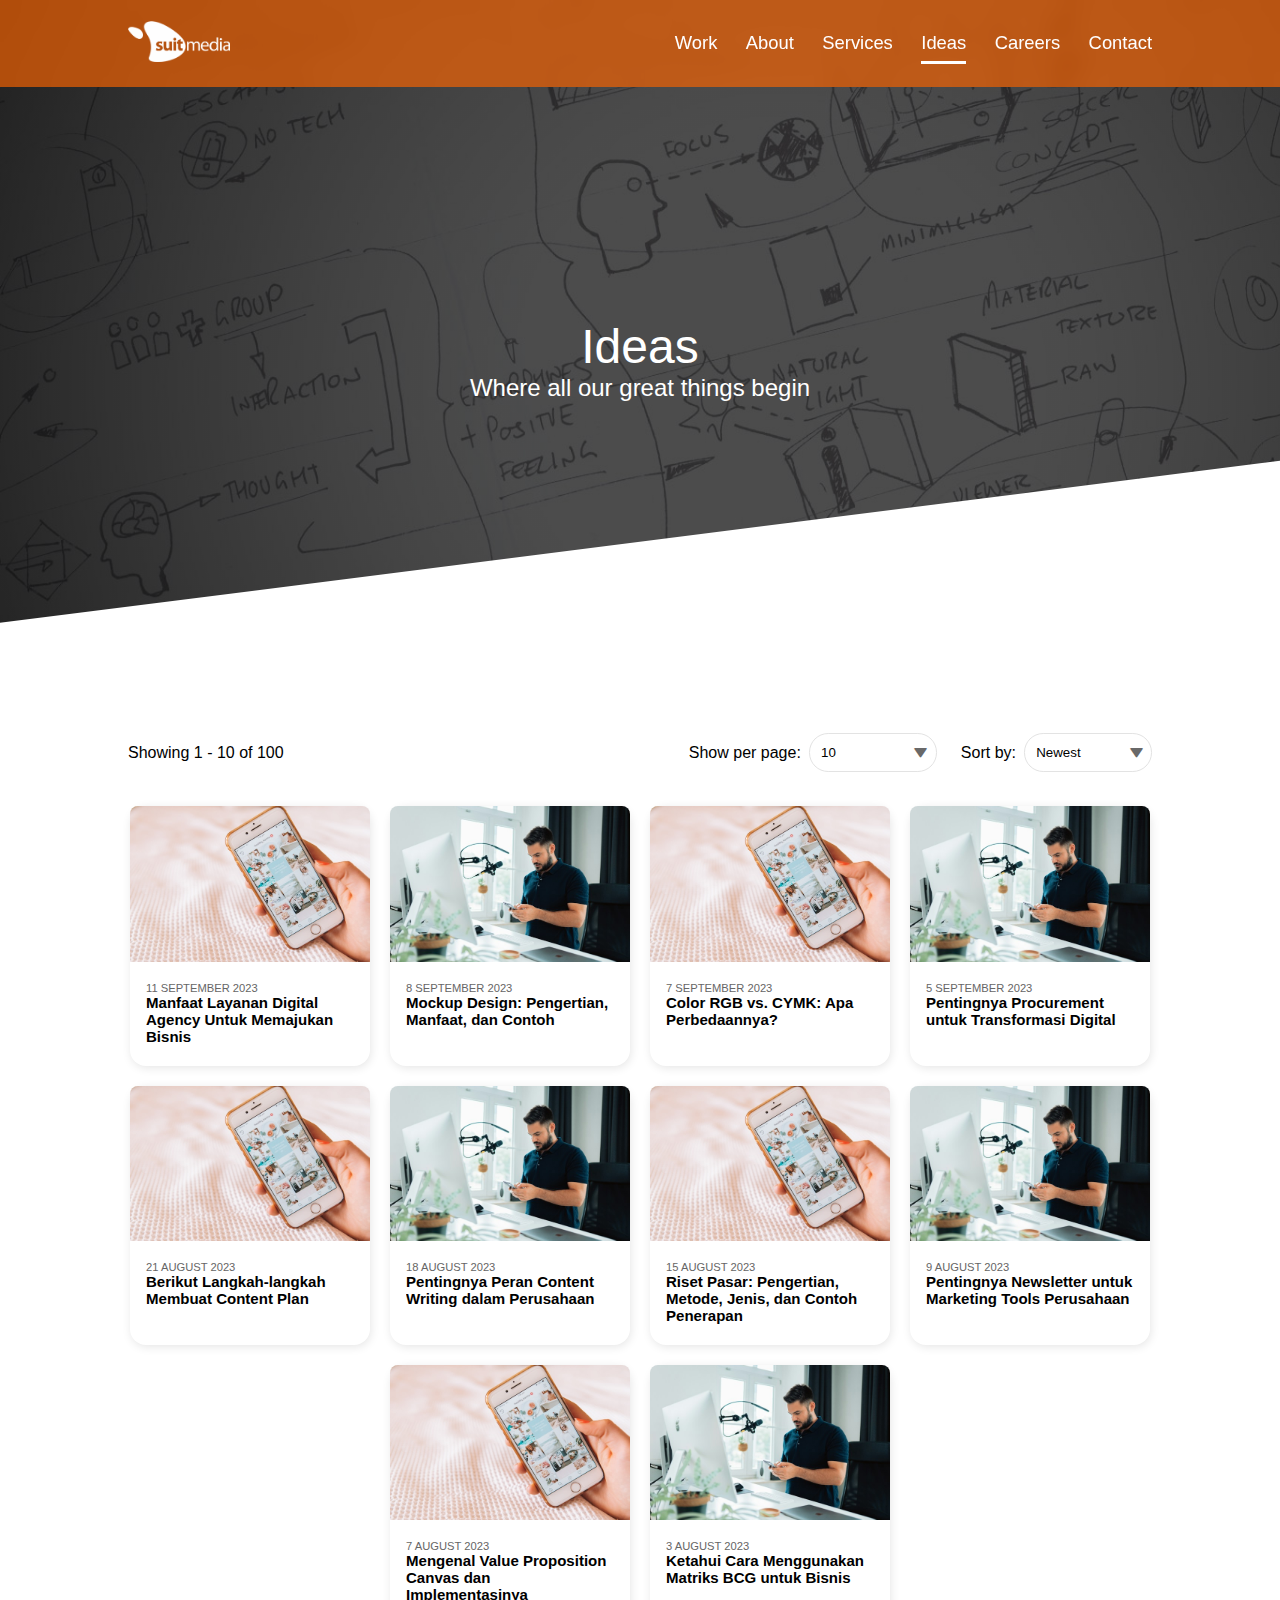
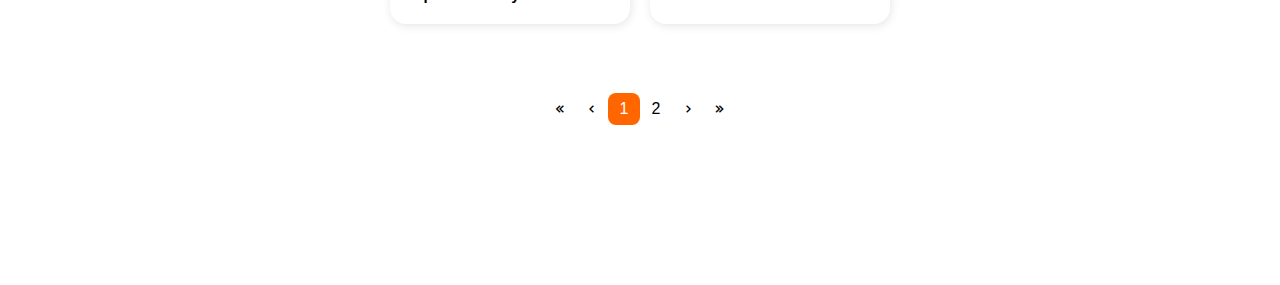
<file: index.html>
<!DOCTYPE html>
<html lang="en">

<head>
    <meta charset="UTF-8">
    <meta name="viewport" content="width=device-width, initial-scale=1.0">
    <title>Suitmedia</title>
    <link rel="stylesheet" href="./css/style.css">
    <link rel="stylesheet" href="./css/navbar.css">
    <link rel="stylesheet" href="./css/hero.css">
    <link rel="stylesheet" href="./css/card.css">
    <link href='https://unpkg.com/boxicons@2.1.4/css/boxicons.min.css' rel='stylesheet'>
    <script type="module" src="./js/main.js"></script>
    <script type="module" src="./js/lazyloading.js"></script>
</head>

<body>
    <header class="header">
        <a href="./index.html" class="logo"><img src="./assets/img/logo.png" alt="Haloo" loading="lazy"></a>

        <input type="checkbox" id="check">
        <label for="check" class="icons">
            <i class='bx bx-menu' id="menu-icon"></i>
            <i class='bx bx-x' id="close-icon"></i>
        </label>

        <nav class="navbar">
            <a href="./work.html" style="--i:0">Work</a>
            <a href="./about.html" style="--i:1">About</a>
            <a href="./services.html" style="--i:2">Services</a>
            <a href="./ideas.html" style="--i:3" class="active">Ideas</a>
            <a href="./careers.html" style="--i:4">Careers</a>
            <a href="./contact.html" style="--i:5">Contact</a>
        </nav>
    </header>

    <section class="hero-section">
        <div class="hero-content">
            <p>Ideas</p>
            <p>Where all our great things begin</p>
        </div>
    </section>

    <section class="card-section">
        <div class="card-bar">
            <div class="card-bar-indicator">
                <p>Showing 1 - 10 of 100</p>
            </div>

            <div class="card-bar-input">
                <div class="card-bar-input-group">
                    <label for="show">Show per page:</label>
                    <div class="select-container">
                        <select name="show" id="show" class="select-card" onchange="updateCards()">
                            <option value="10">10</option>
                            <option value="20">20</option>
                            <option value="50">50</option>
                        </select>
                        <div class="search-bar-icons">
                            <i class='bx bxs-down-arrow'></i>
                        </div>
                    </div>
                </div>

                <div class="card-bar-input-group">
                    <label for="sort">Sort by:</label>
                    <div class="select-container">
                        <select name="sort" id="sort" class="select-card" onchange="updateCards()">
                            <option value="newest">Newest</option>
                            <option value="earliest">Earliest</option>
                        </select>
                        <div class="search-bar-icons">
                            <i class='bx bxs-down-arrow'></i>
                        </div>
                    </div>
                </div>
            </div>
        </div>

        <div class="card-container">
        </div>

        <div class="card-pagination">
            <button class="button" id="startBtn" onclick="updateFirstButton()">
                <i class='bx bx-chevrons-left'></i>
            </button>
            <button class="button" id="prevBtn" onclick="updatePrevButton()">
                <i class='bx bx-chevron-left'></i>
            </button>

            <div class="links">
            </div>

            <button class="button" id="nextBtn" onclick="updateNextButton()">
                <i class='bx bx-chevron-right'></i>
            </button>
            <button class="button" id="endBtn" onclick="updateLastButton()">
                <i class='bx bx-chevrons-right'></i>
            </button>
        </div>
    </section>

    <script type="module" src="./js/navbar.js"></script>
    <script type="module" src="./js/parallax.js"></script>
</body>

</html>
</file>
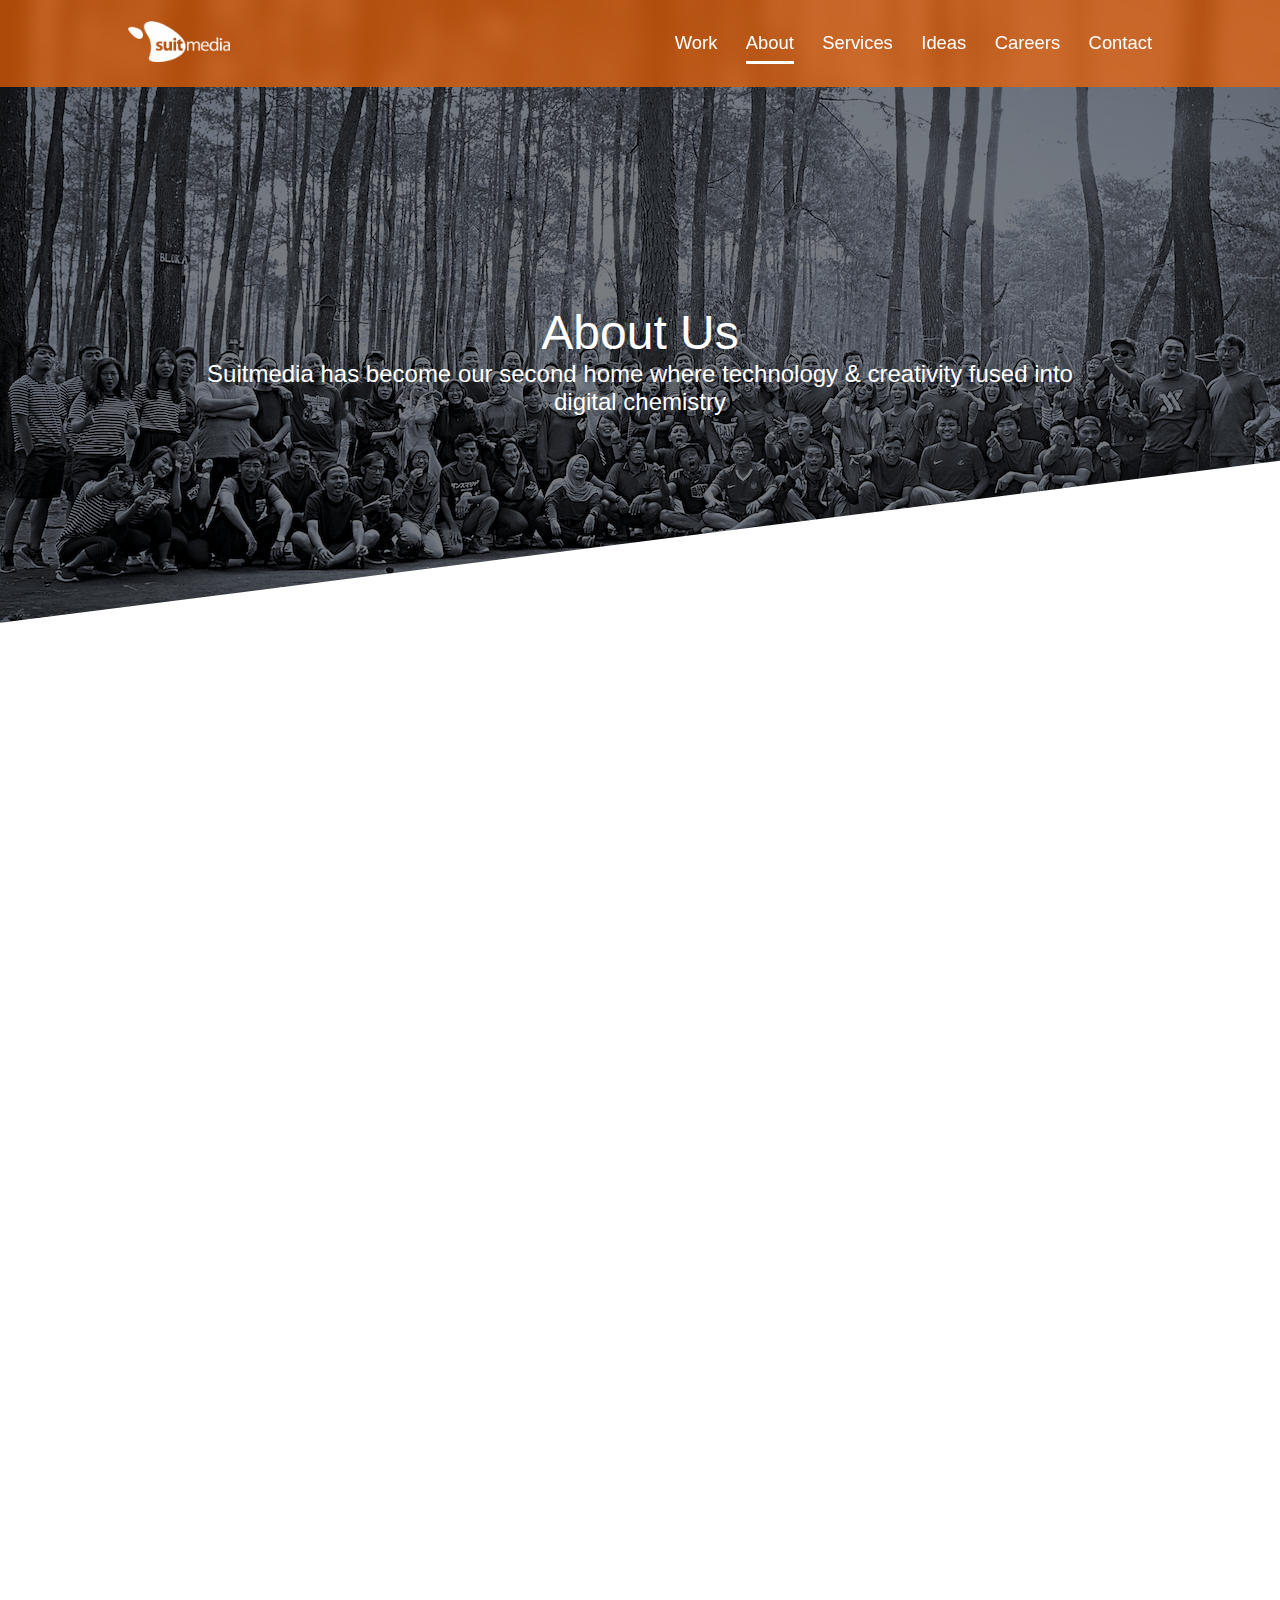
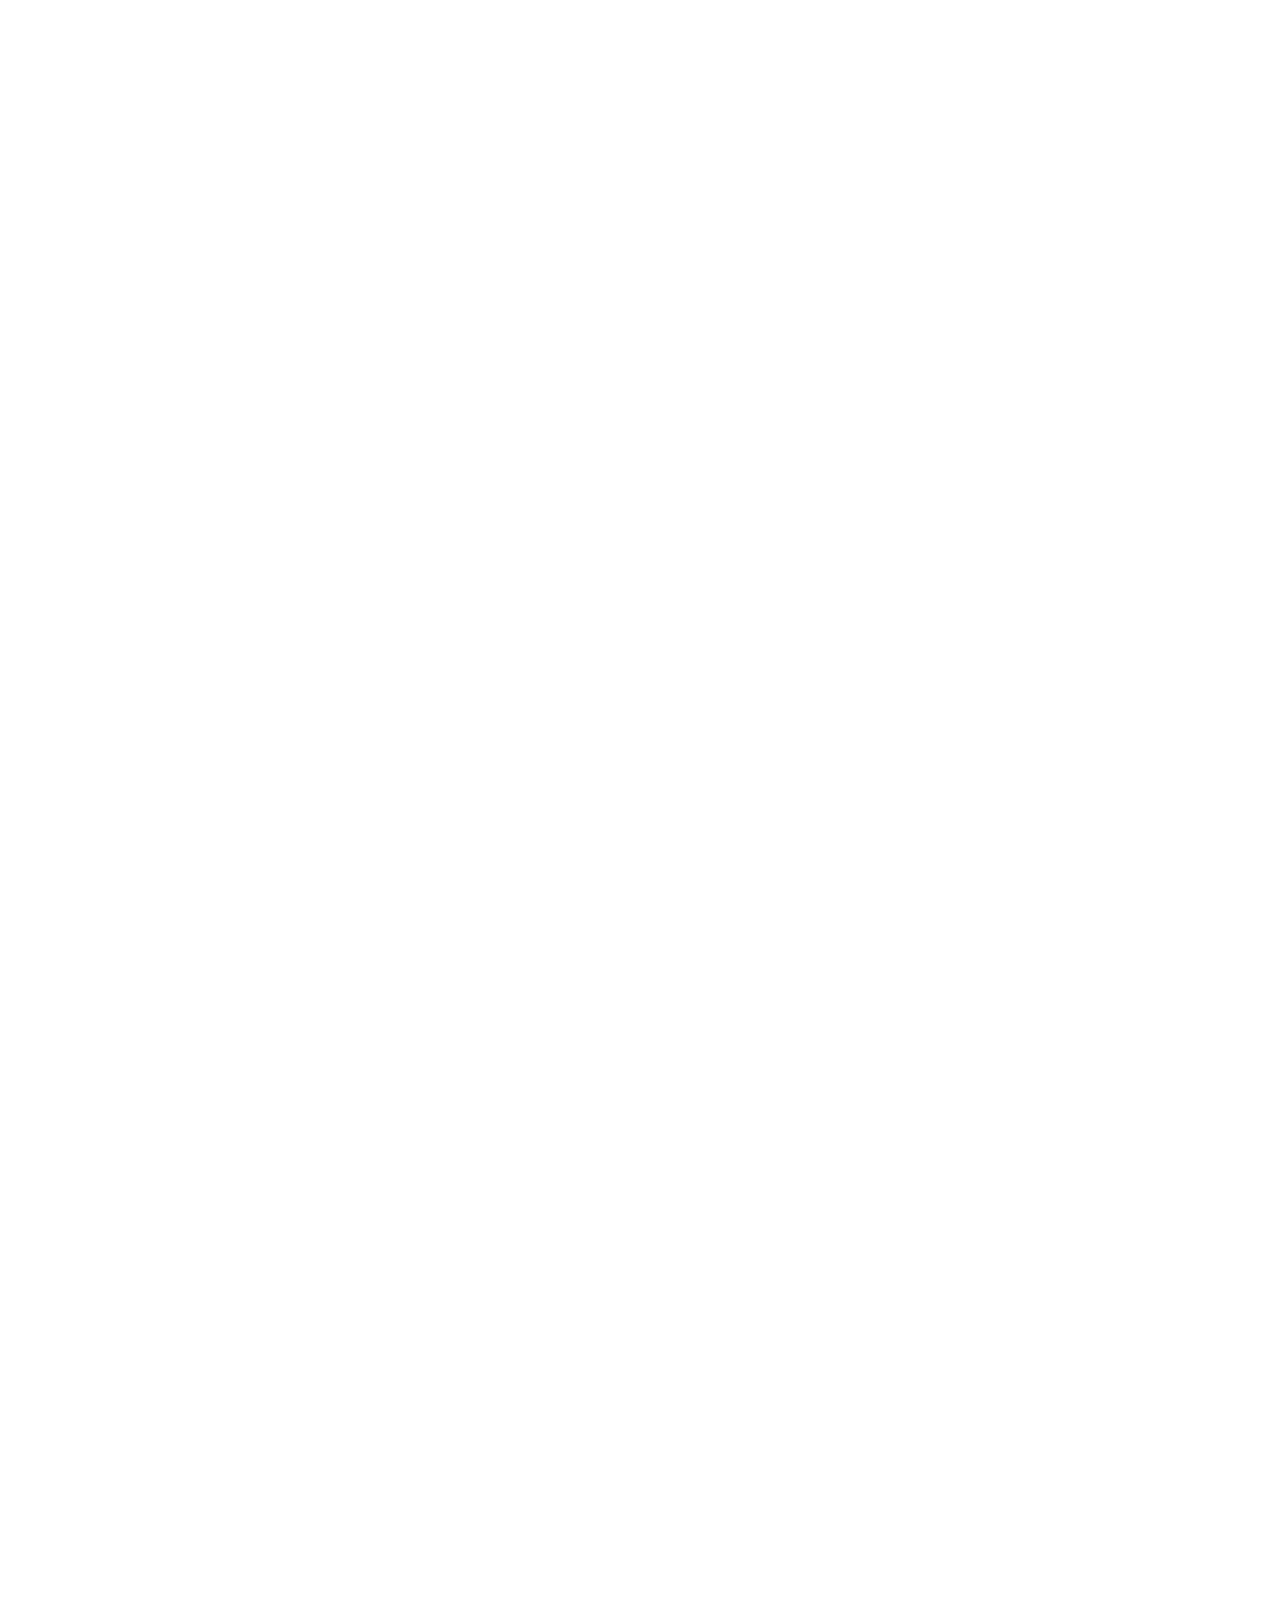
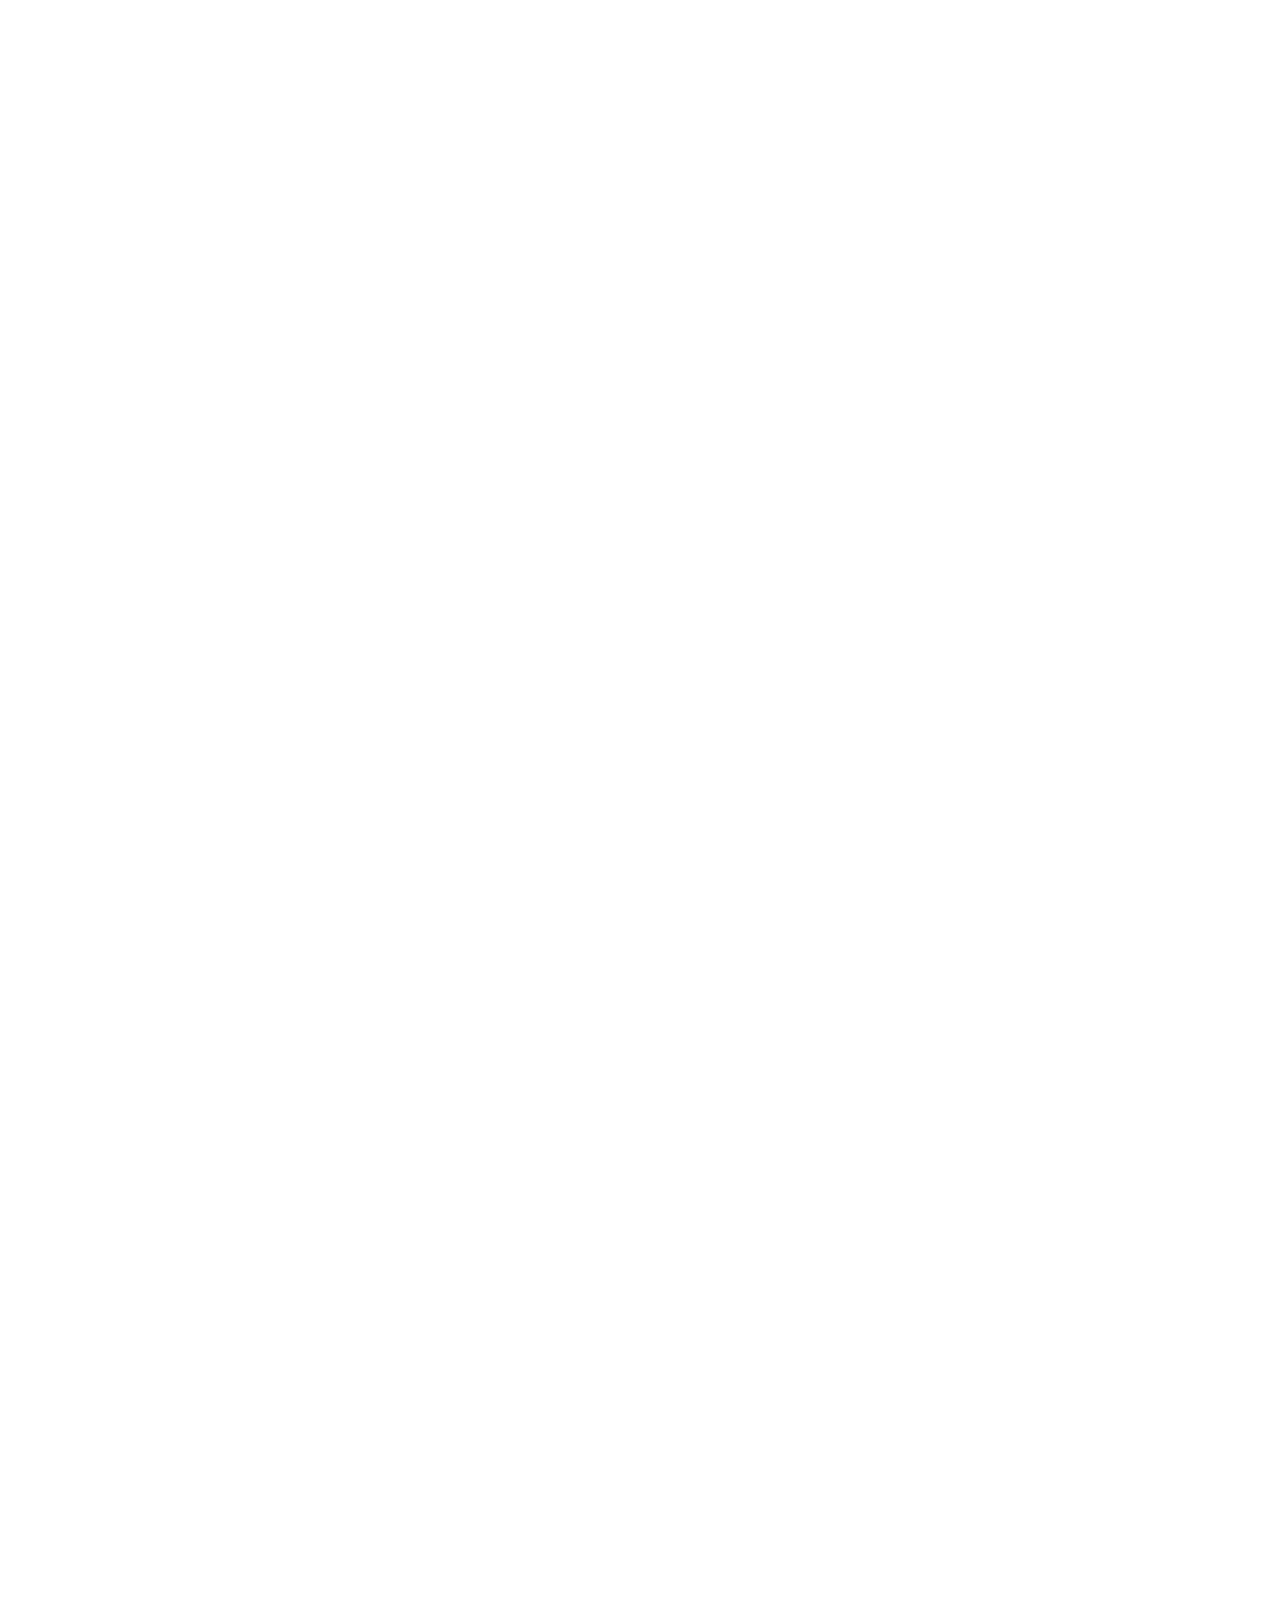
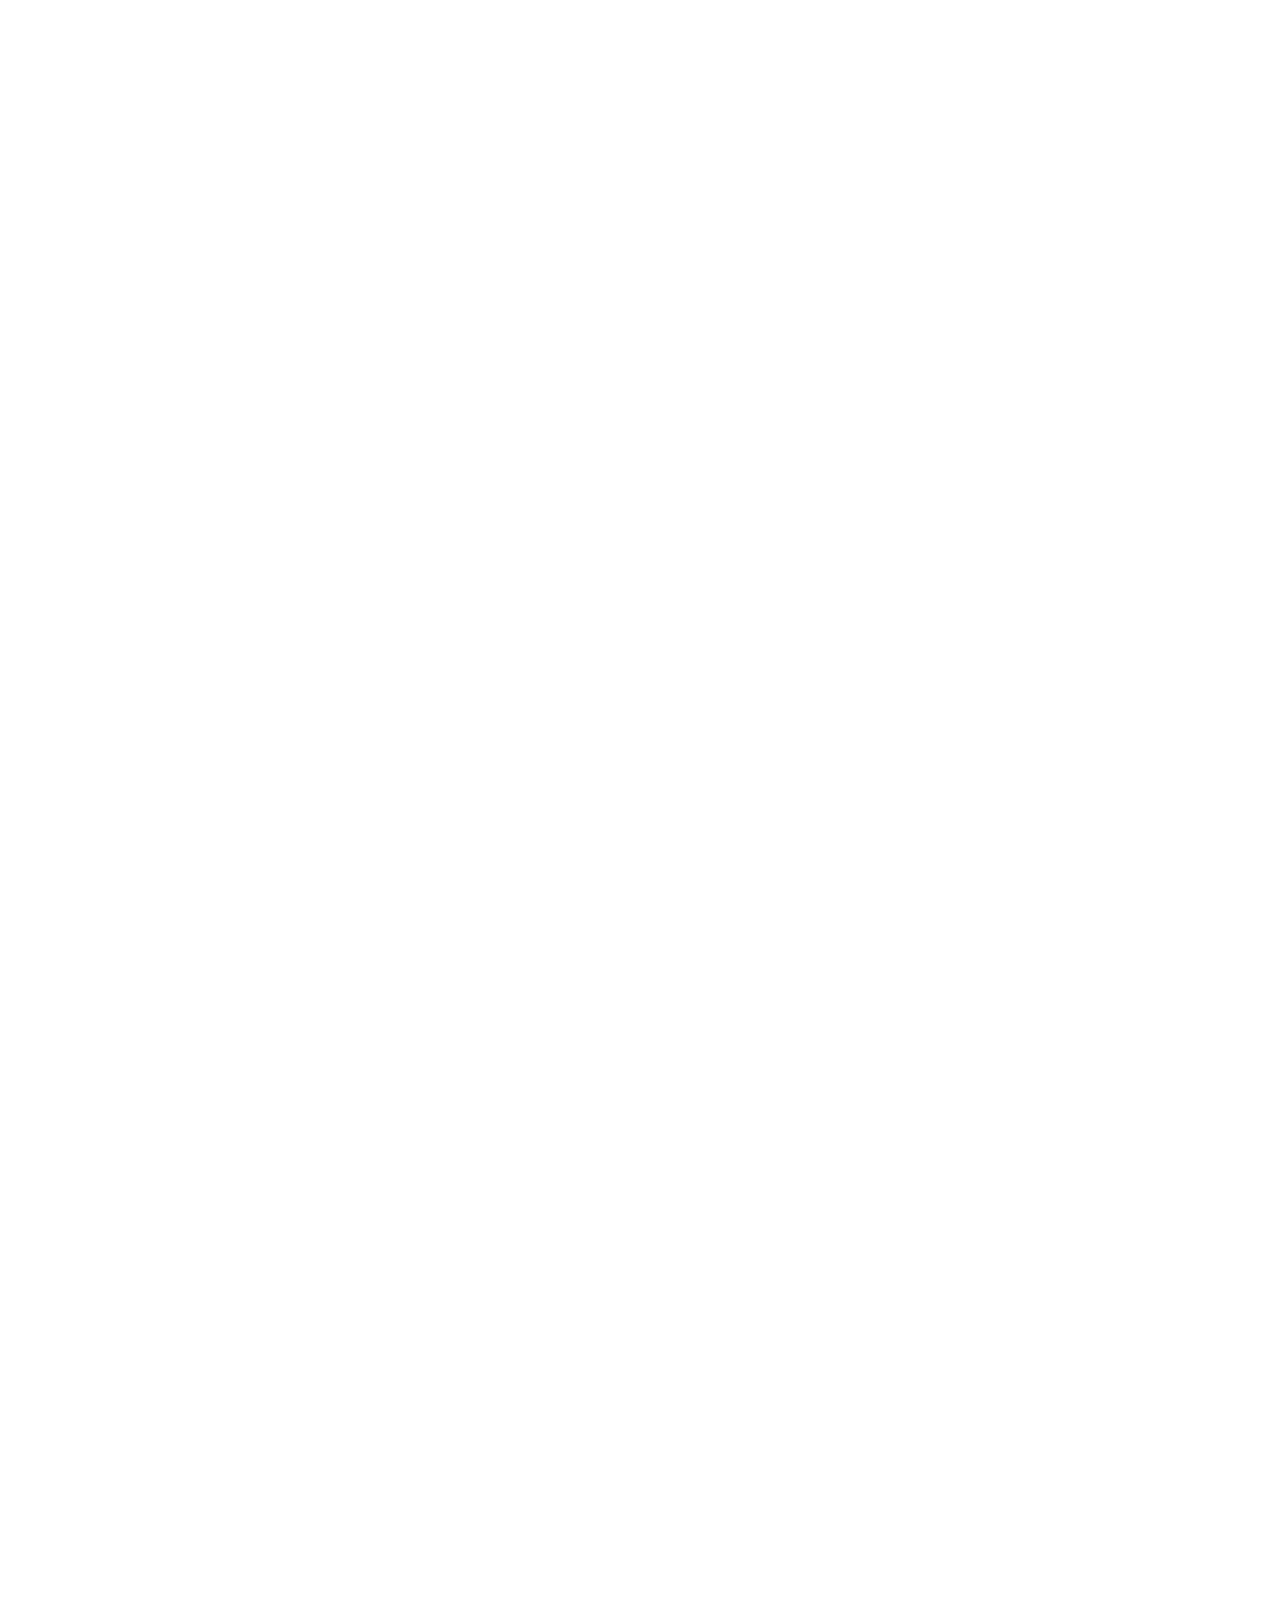
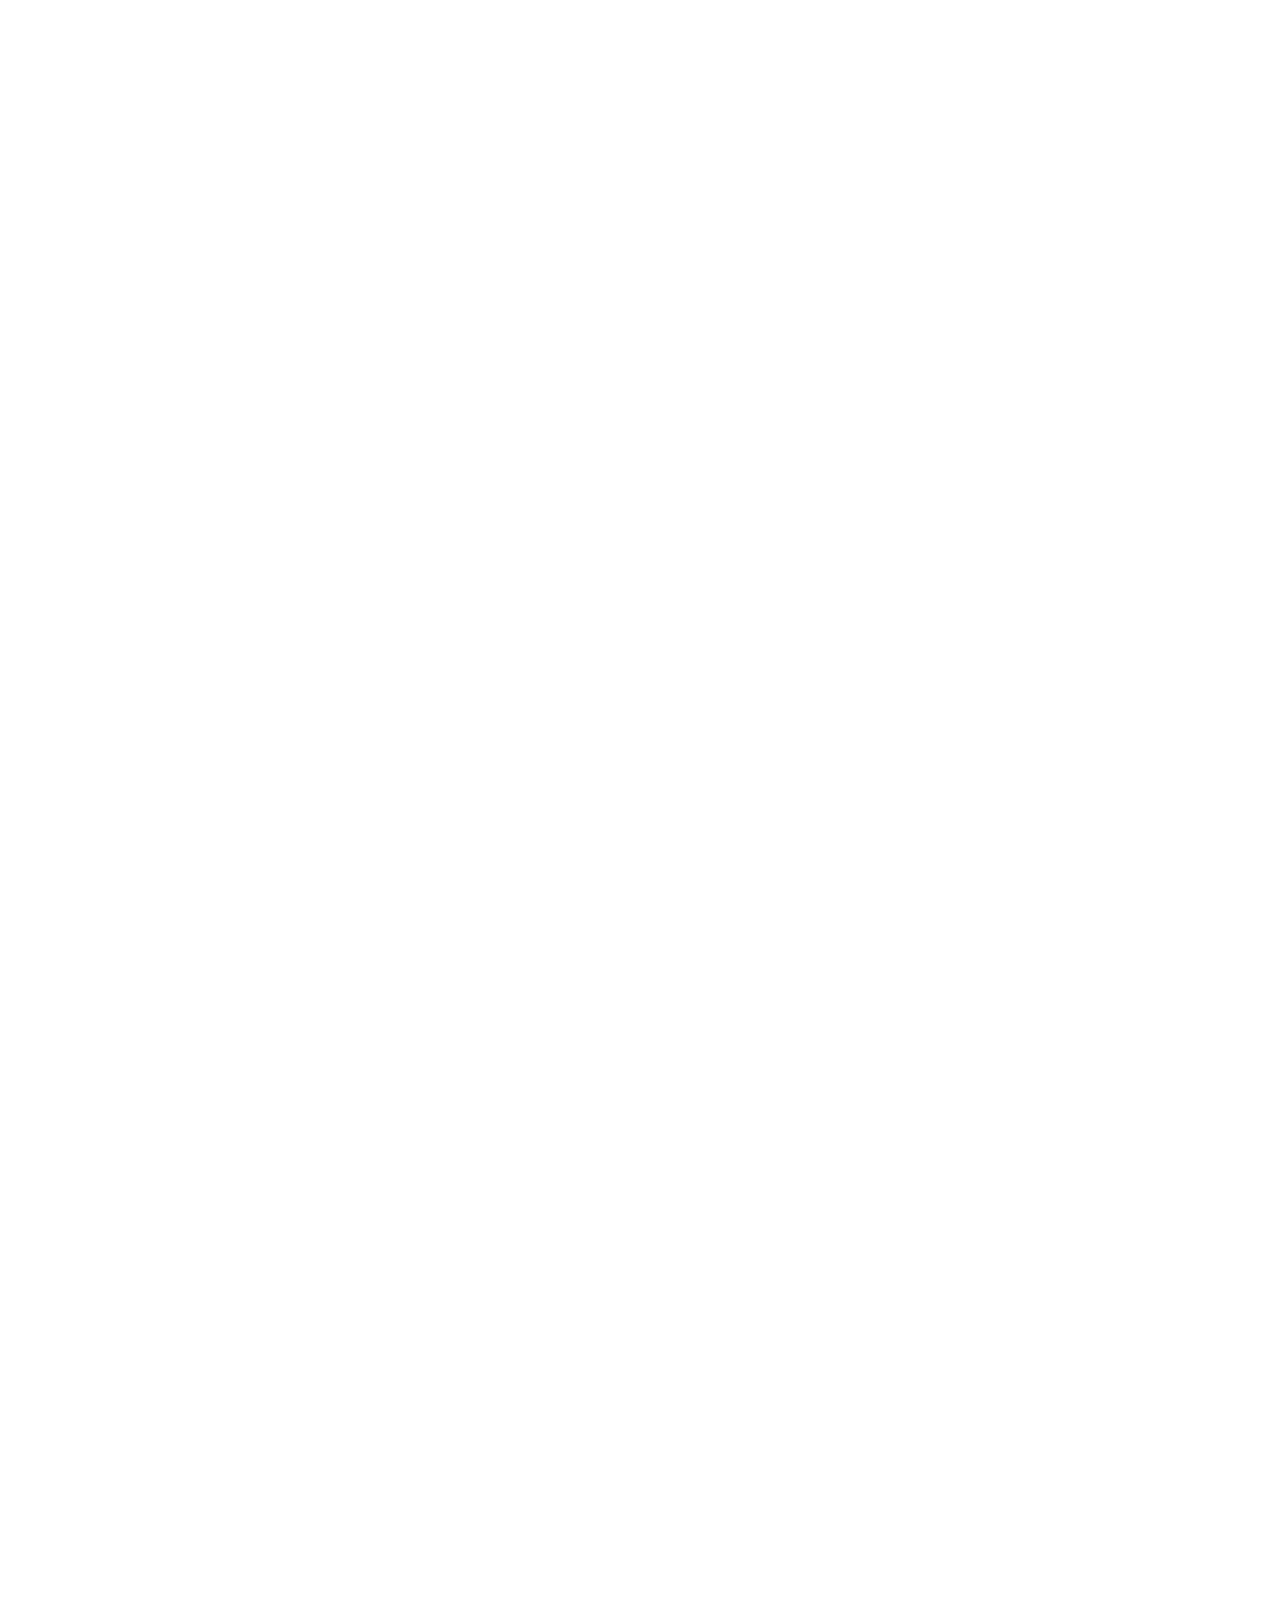
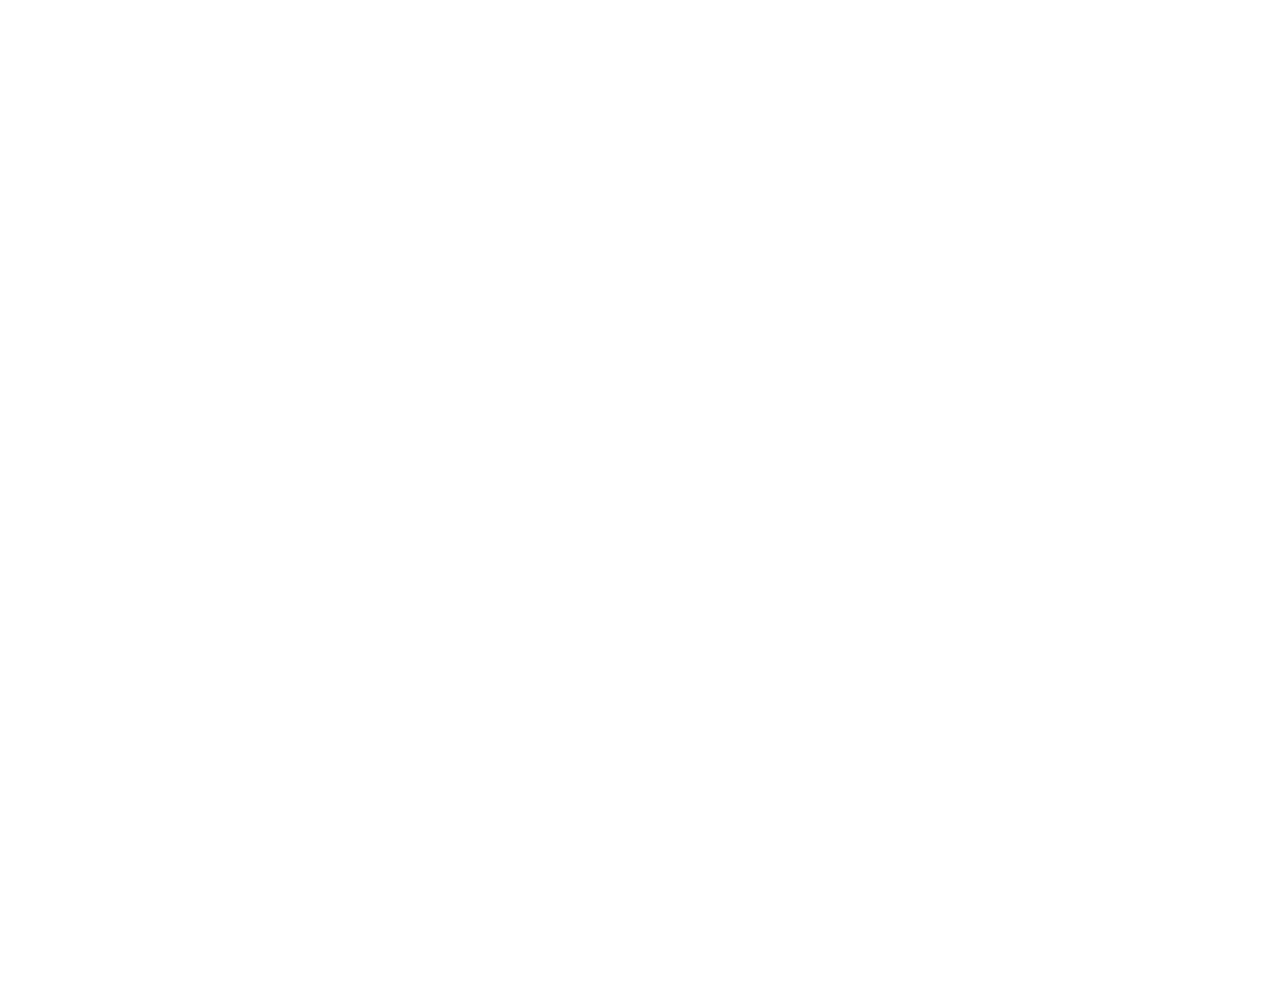
<file: about.html>
<!DOCTYPE html>
<html lang="en">
<head>
    <meta charset="UTF-8">
    <meta name="viewport" content="width=device-width, initial-scale=1.0">
    <title>Suitmedia</title>
    <link rel="stylesheet" href="./css/style.css">
    <link rel="stylesheet" href="./css/navbar.css">
    <link rel="stylesheet" href="./css/hero.css">
    <link href='https://unpkg.com/boxicons@2.1.4/css/boxicons.min.css' rel='stylesheet'>
    <style>
        body{
            height: 1000vh;
        }
        .hero-section{
            background-image: linear-gradient(rgba(0, 0, 0, 0.5), rgba(0, 0, 0, 0.5)), url(../assets/img/about.jpeg);
        }
    </style>
</head>
<body>
    <header class="header">
        <a href="./index.html" class="logo"><img src="./assets/img/logo.png" alt="" loading="lazy"></a>

        <input type="checkbox" id="check">
        <label for="check" class="icons">
            <i class='bx bx-menu' id="menu-icon"></i>
            <i class='bx bx-x' id="close-icon"></i>
        </label>

        <nav class="navbar">
            <a href="./work.html" style="--i:0">Work</a>
            <a href="./about.html" style="--i:1" class="active">About</a>
            <a href="./services.html" style="--i:2">Services</a>
            <a href="./index.html" style="--i:3">Ideas</a>
            <a href="./careers.html" style="--i:4">Careers</a>
            <a href="./contact.html" style="--i:5">Contact</a>
        </nav>
    </header>
    <section class="hero-section">
        <div class="hero-content">
            <p>About Us</p>
            <p>Suitmedia has become our second home
                where technology & creativity fused into digital chemistry</p>
        </div>
    </section>
    <script src="./js/parallax.js"></script>
    <script src="./js/navbar.js"></script>
</body>
</html>
</file>
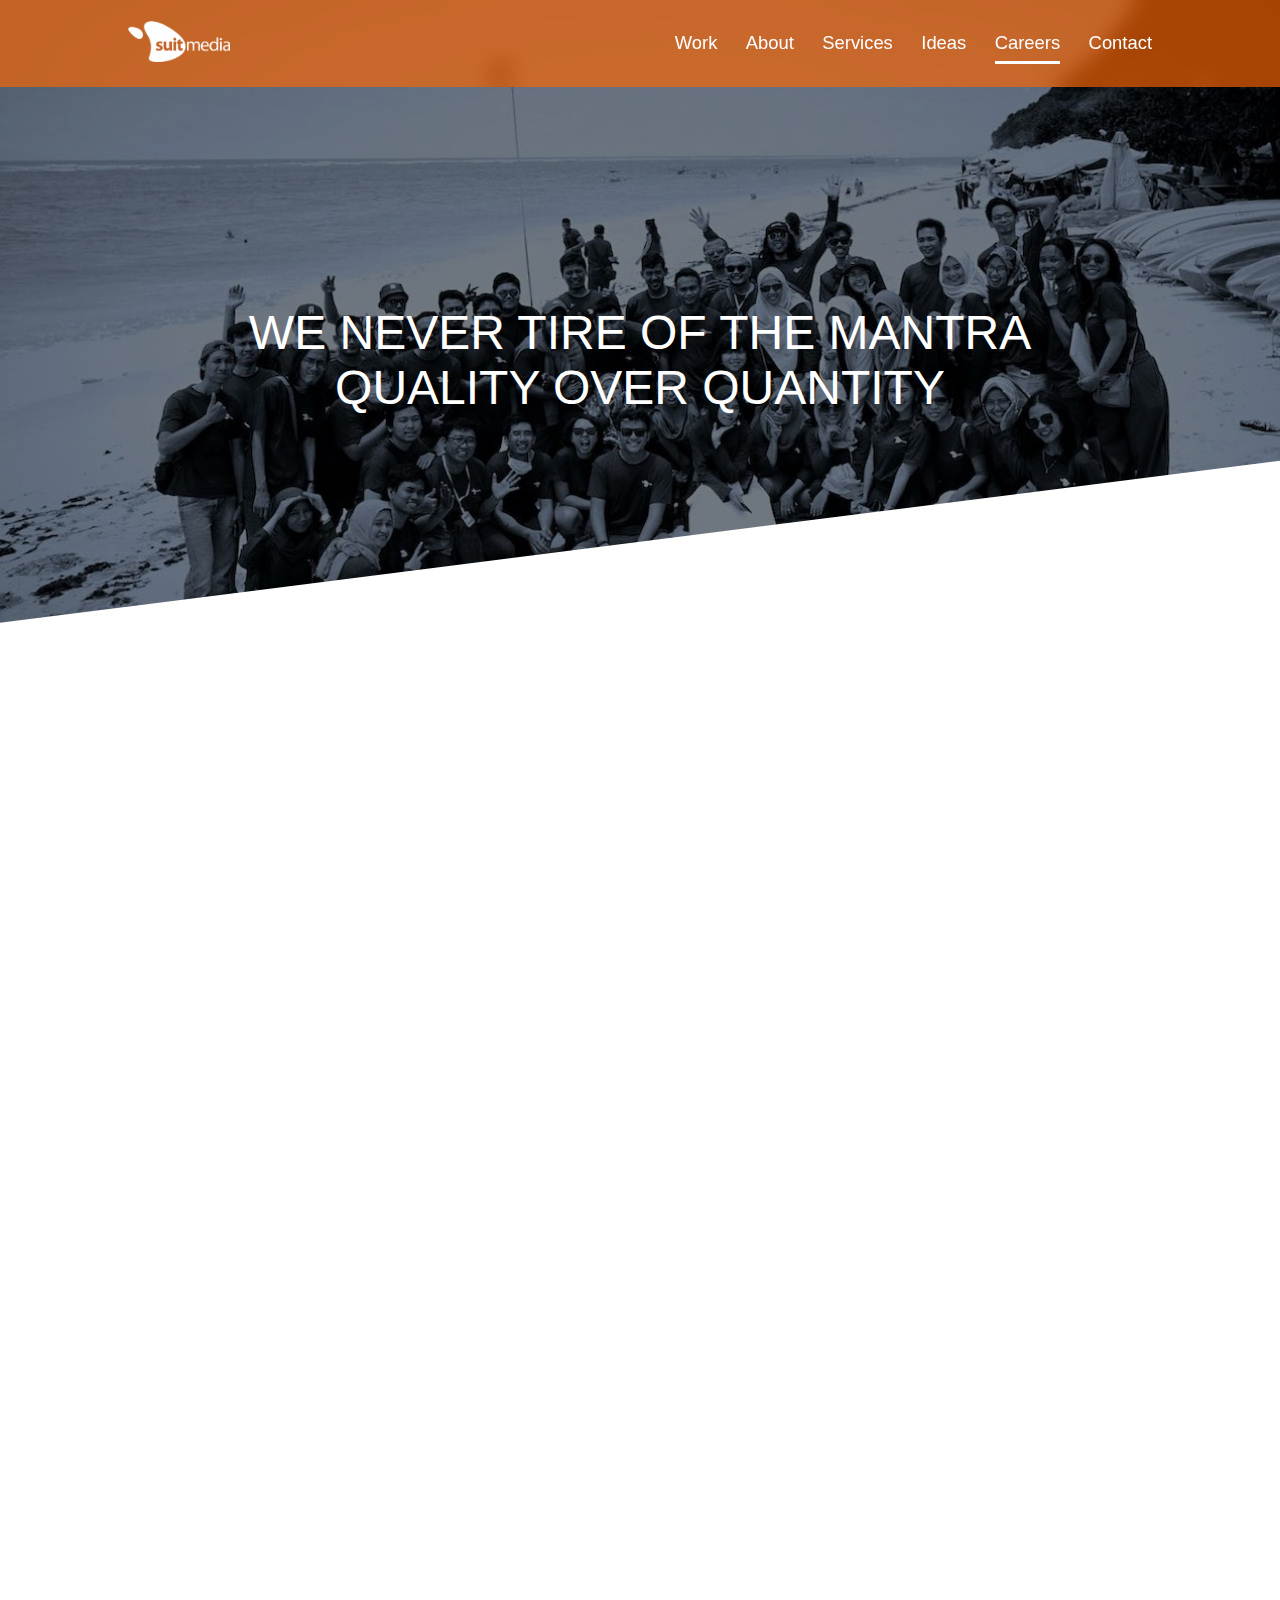
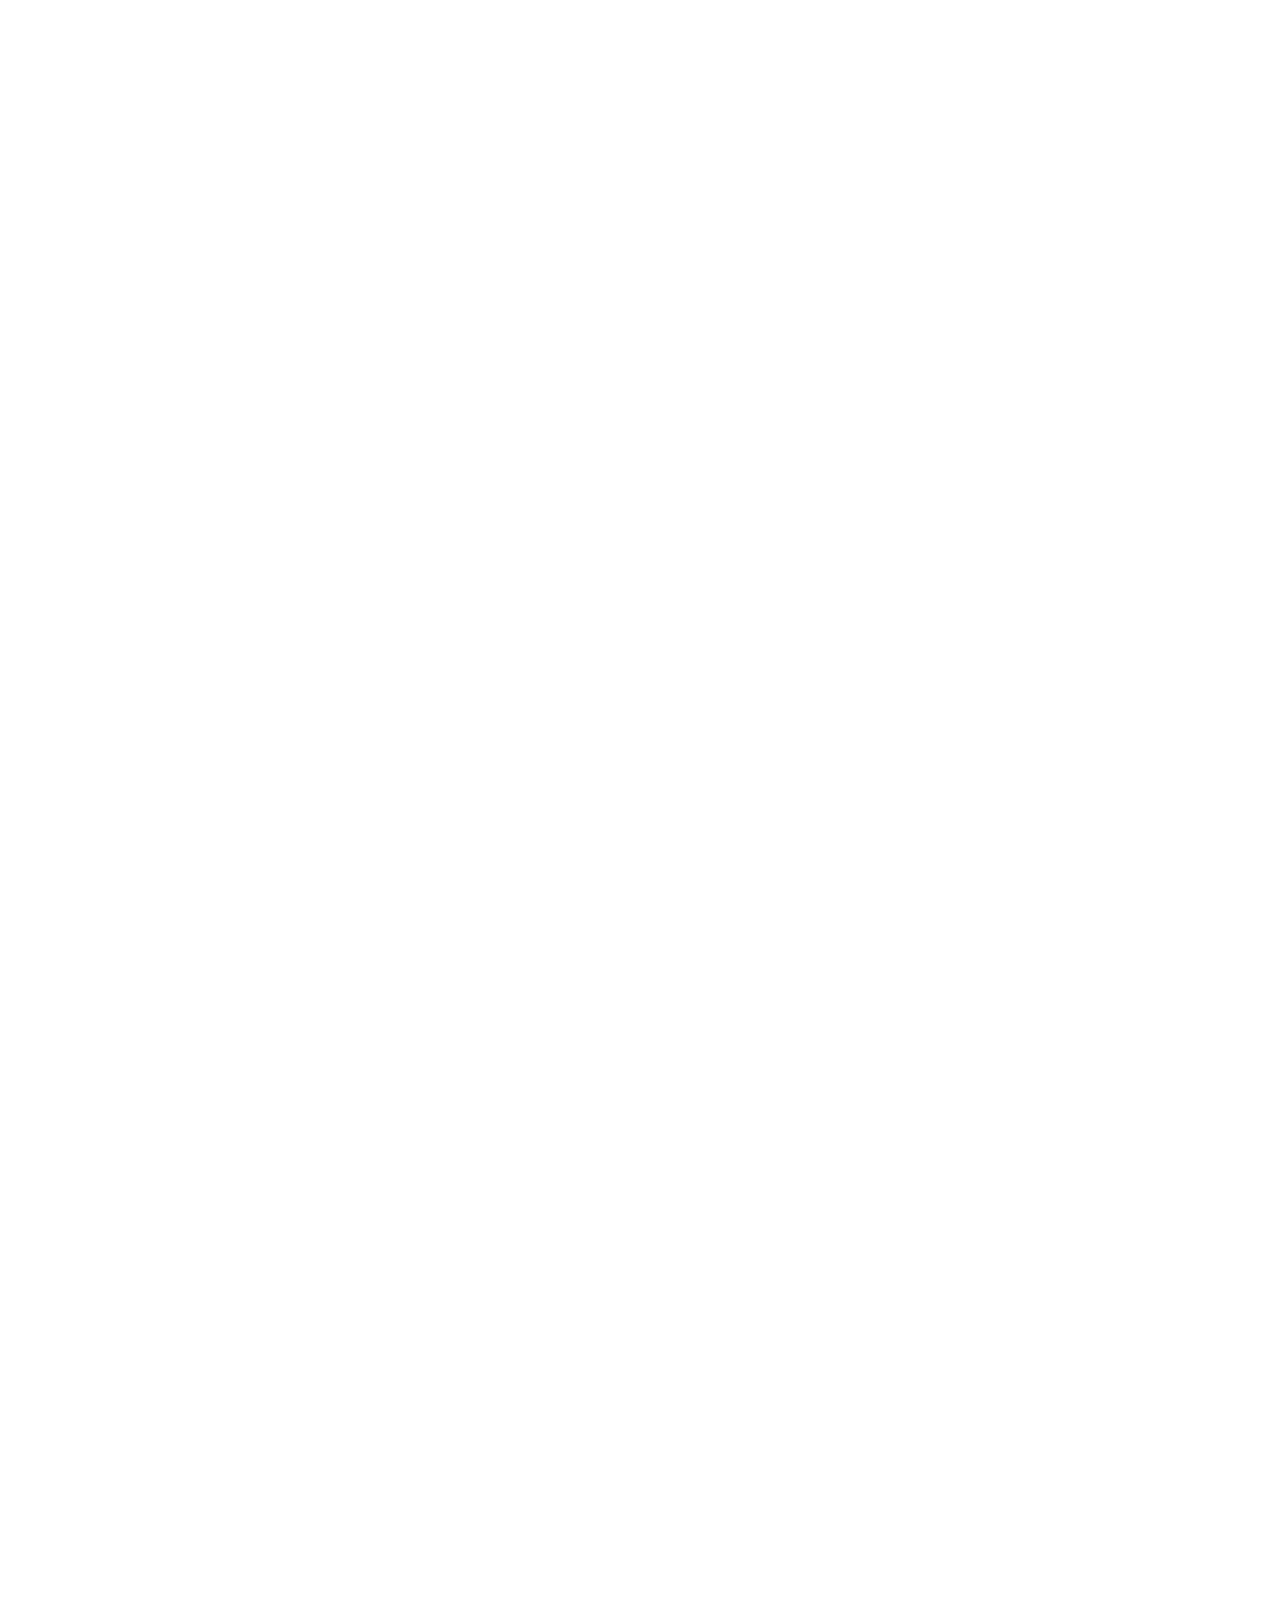
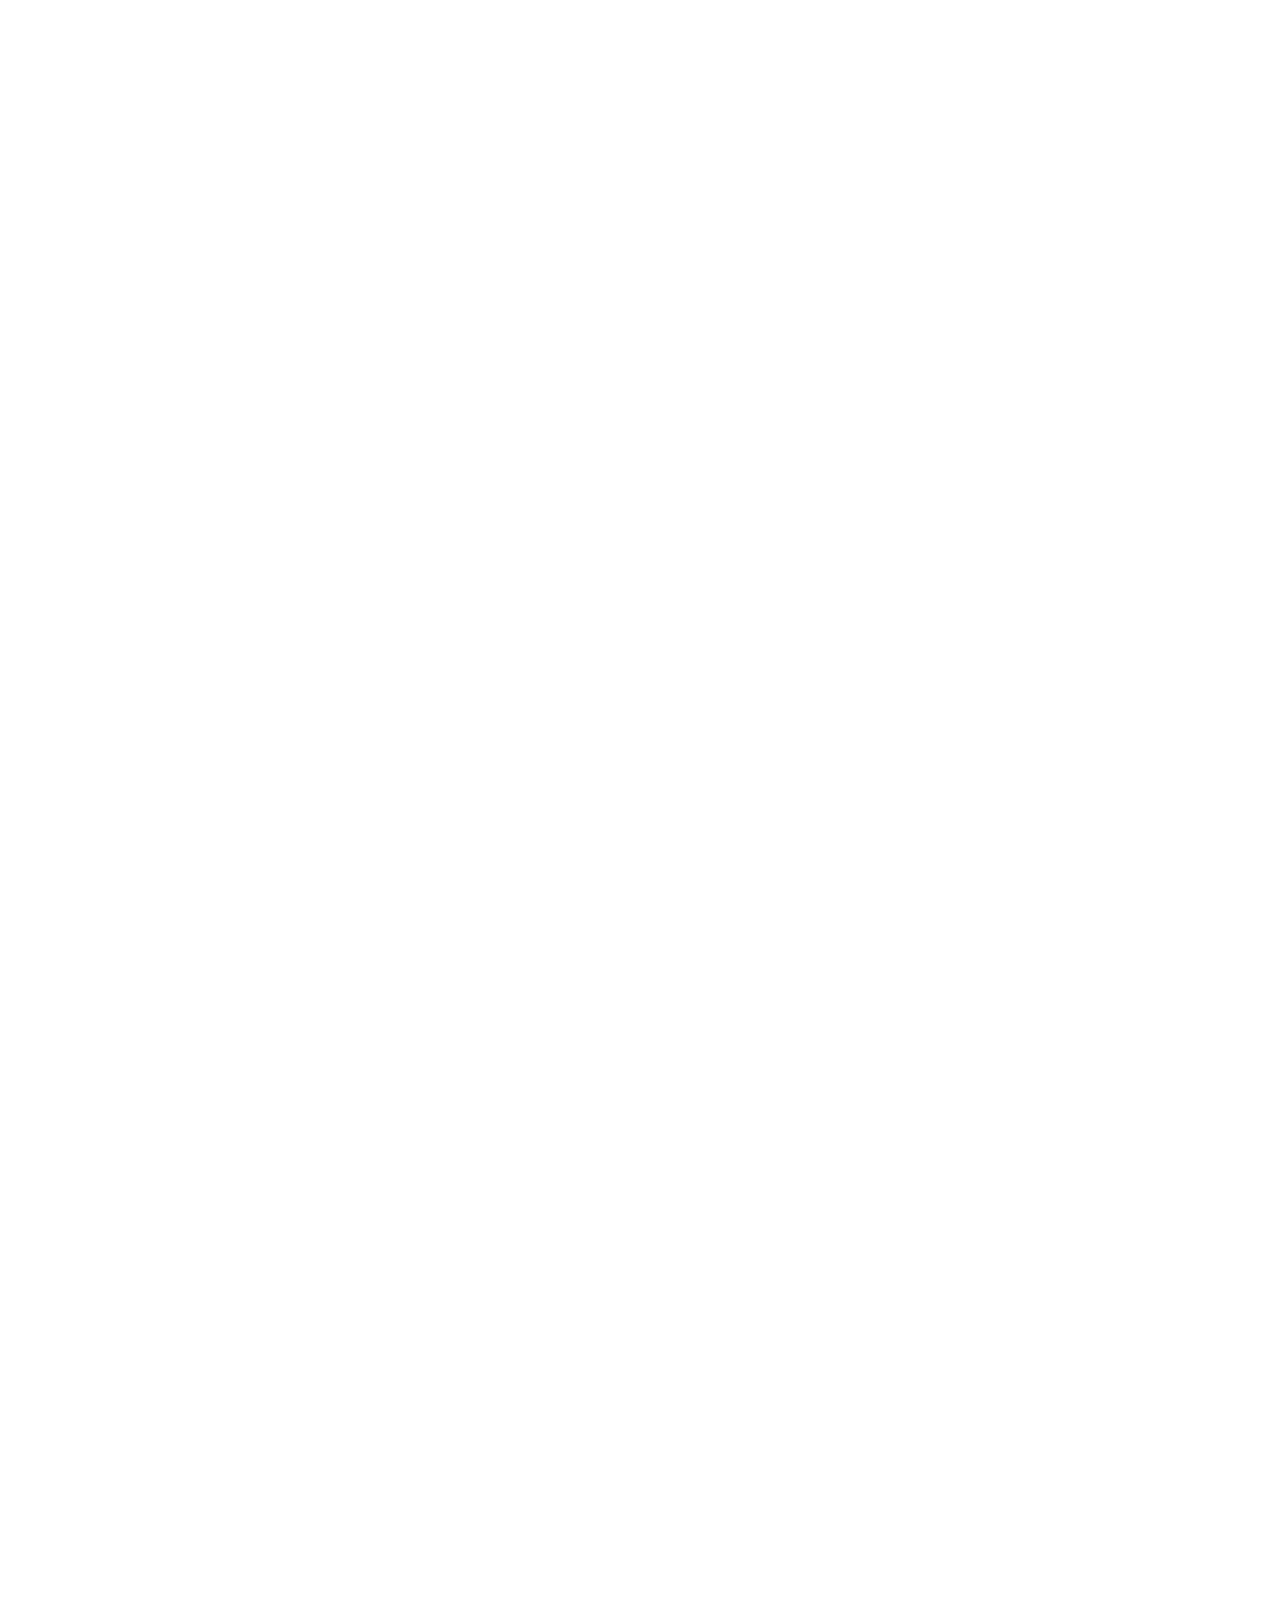
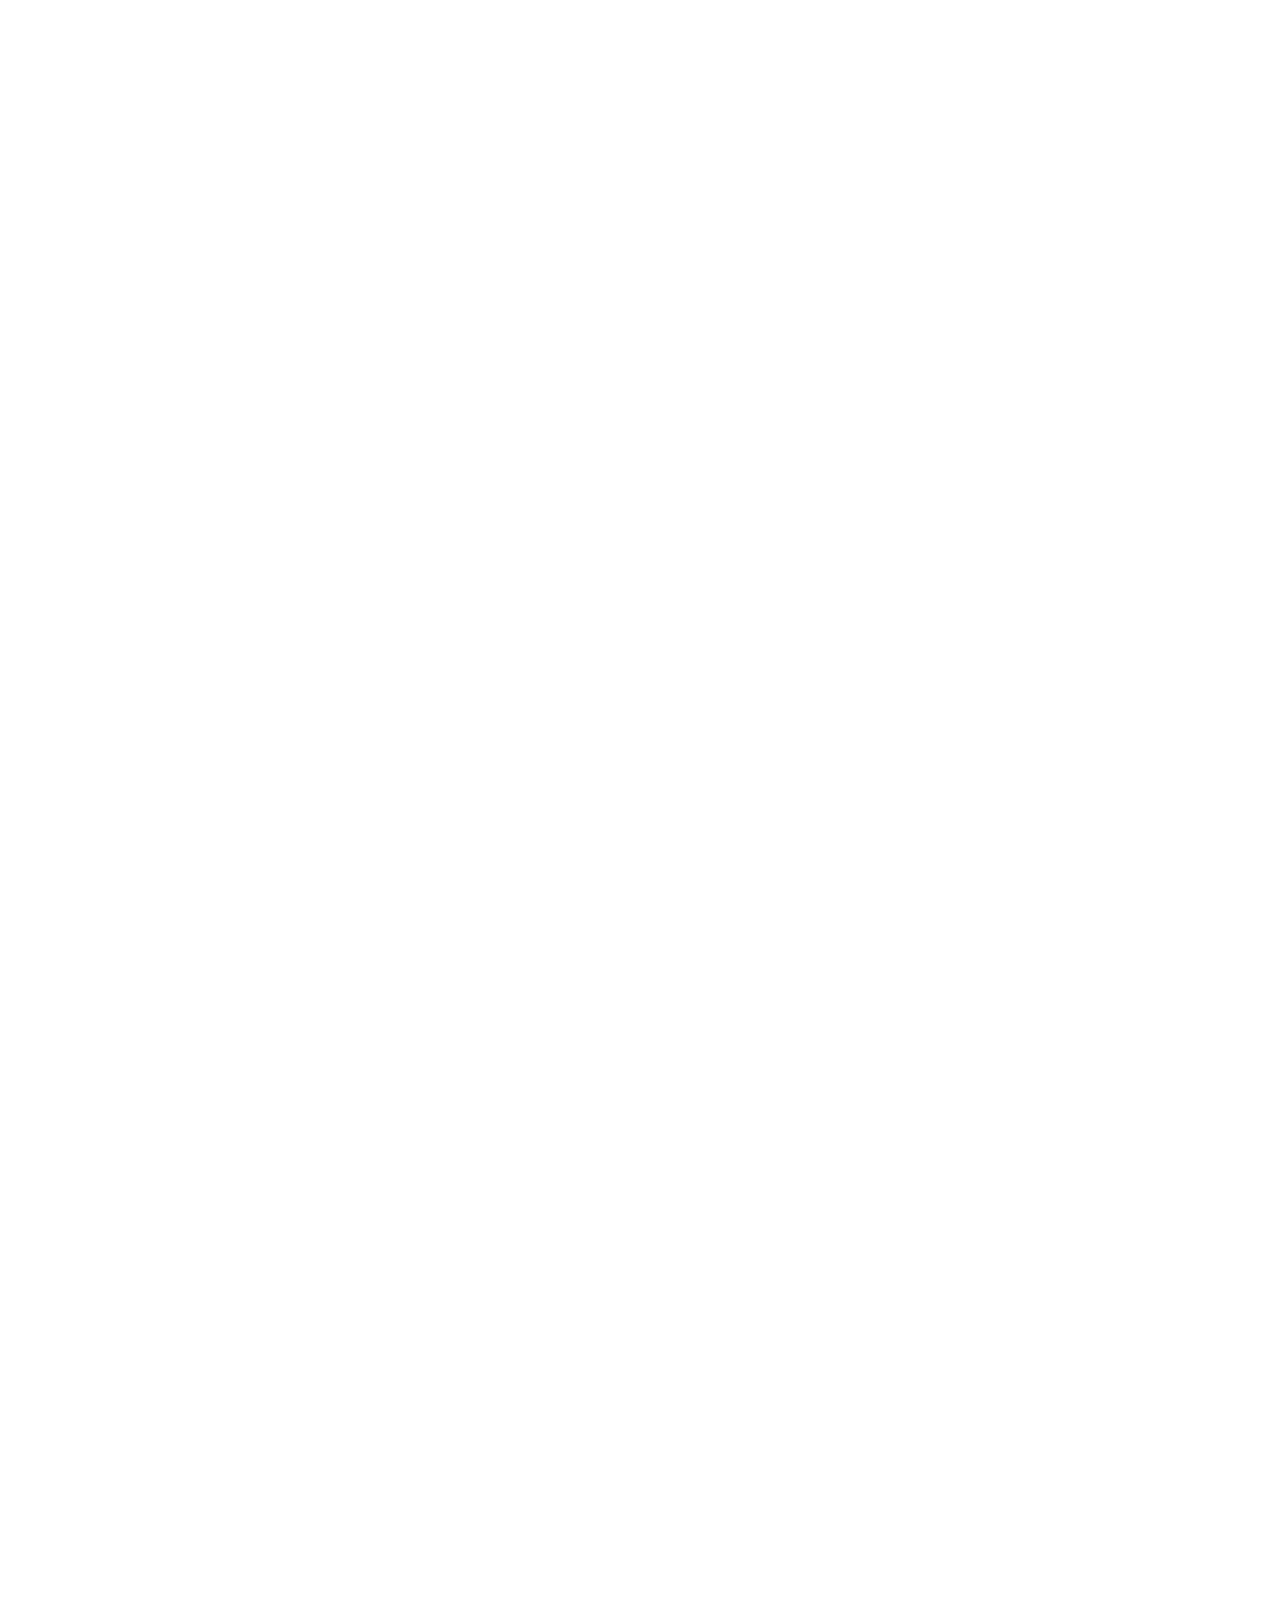
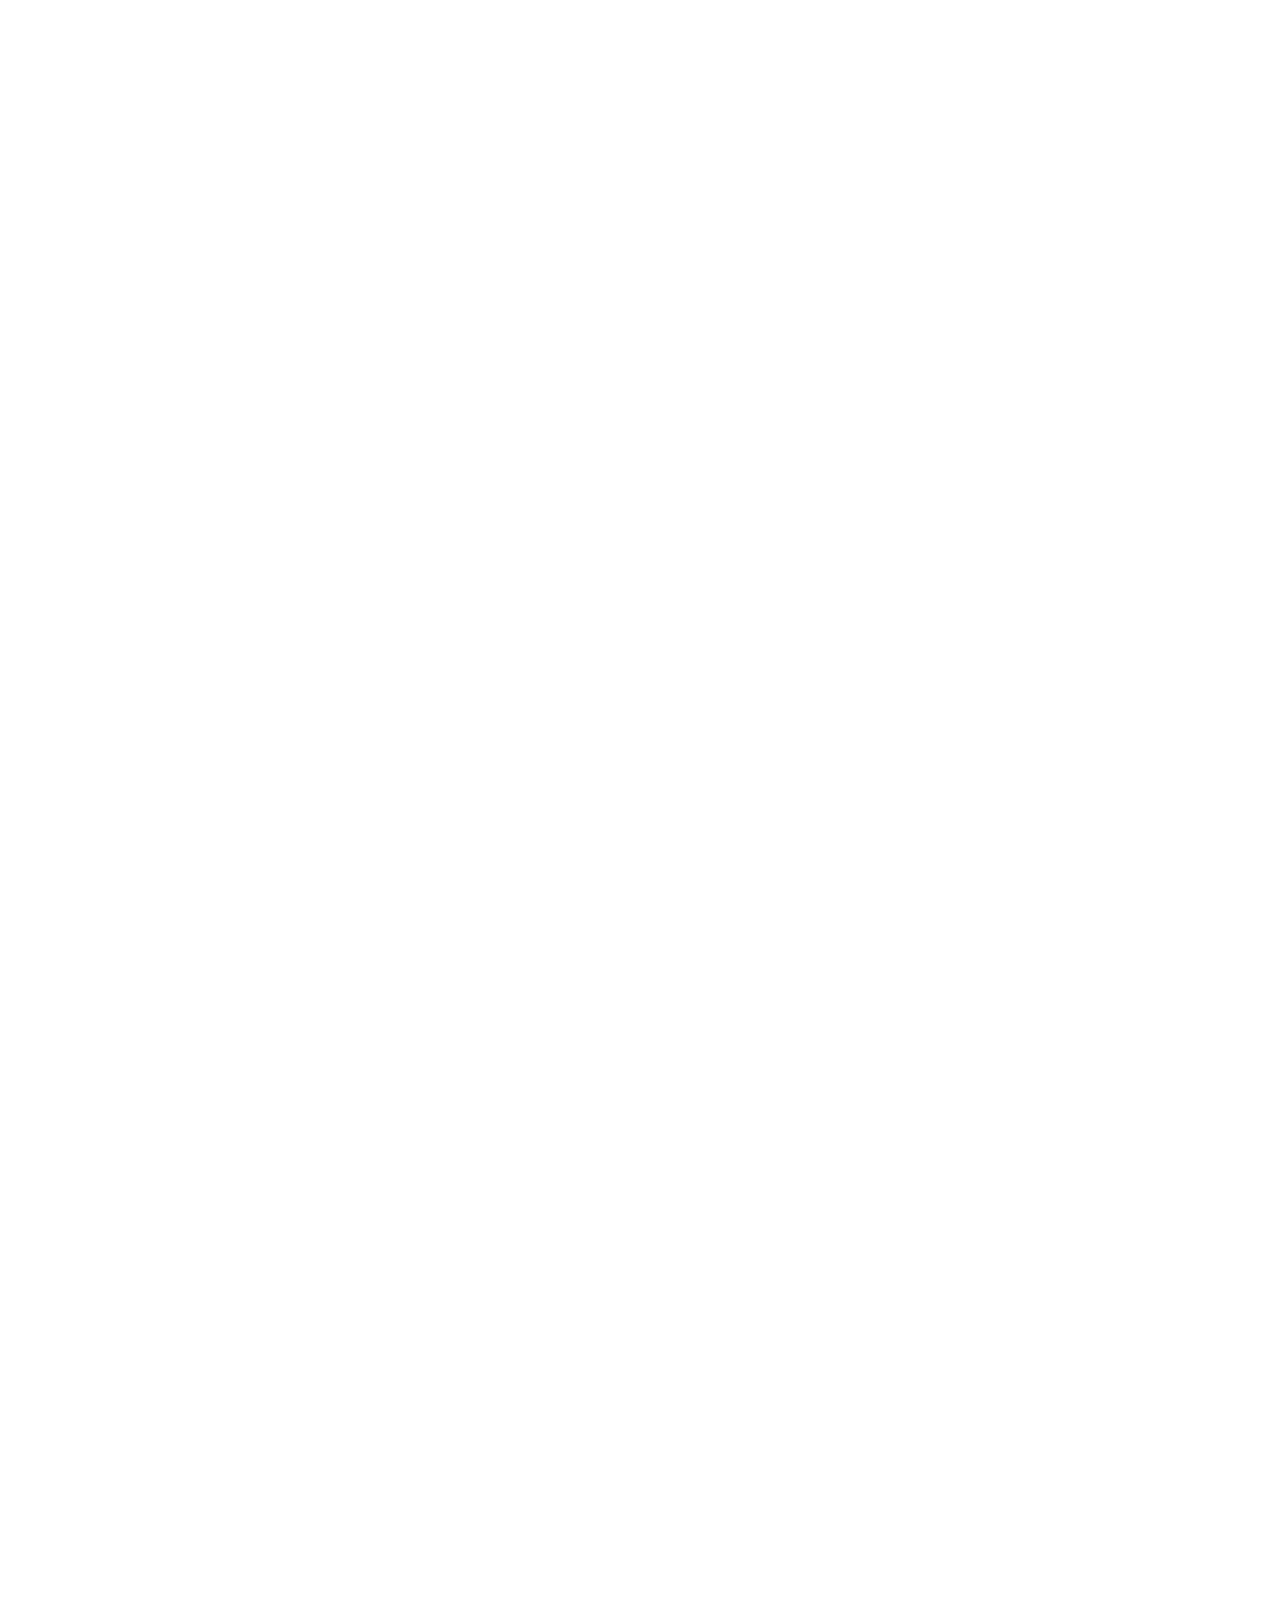
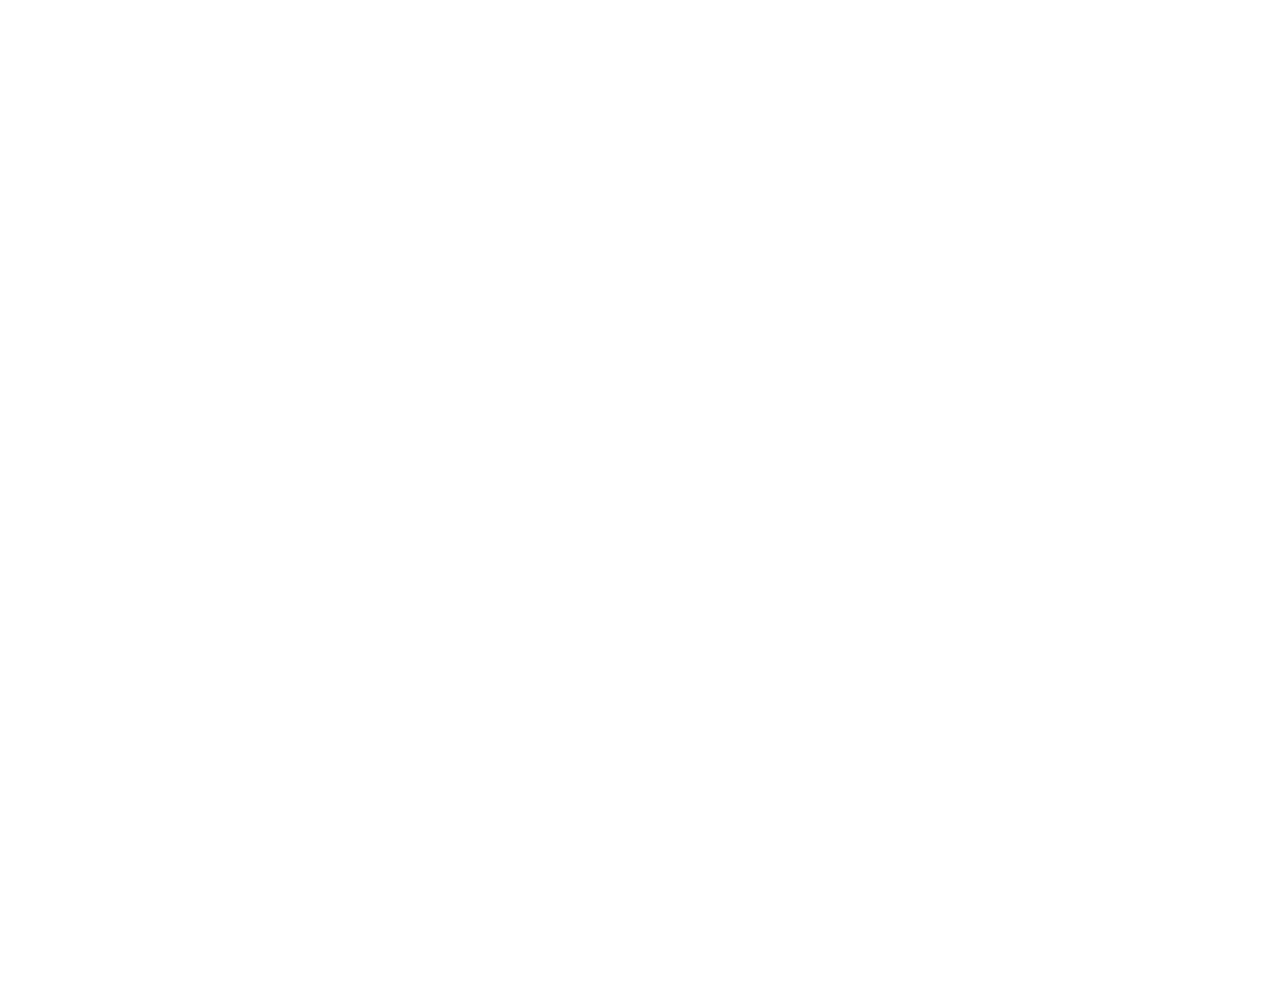
<file: careers.html>
<!DOCTYPE html>
<html lang="en">
<head>
    <meta charset="UTF-8">
    <meta name="viewport" content="width=device-width, initial-scale=1.0">
    <title>Suitmedia</title>
    <link rel="stylesheet" href="./css/style.css">
    <link rel="stylesheet" href="./css/navbar.css">
    <link rel="stylesheet" href="./css/hero.css">
    <link href='https://unpkg.com/boxicons@2.1.4/css/boxicons.min.css' rel='stylesheet'>
    <style>
        body{
            height: 1000vh;
        }
        .hero-section{
            background-image: linear-gradient(rgba(0, 0, 0, 0.5), rgba(0, 0, 0, 0.5)), url(../assets/img/careers.jpeg);
        }
    </style>
</head>
<body>
    <header class="header">
        <a href="./index.html" class="logo"><img src="./assets/img/logo.png" alt="" loading="lazy"></a>

        <input type="checkbox" id="check">
        <label for="check" class="icons">
            <i class='bx bx-menu' id="menu-icon"></i>
            <i class='bx bx-x' id="close-icon"></i>
        </label>

        <nav class="navbar">
            <a href="./work.html" style="--i:0">Work</a>
            <a href="./about.html" style="--i:1">About</a>
            <a href="./services.html" style="--i:2">Services</a>
            <a href="./index.html" style="--i:3">Ideas</a>
            <a href="./careers.html" style="--i:4" class="active">Careers</a>
            <a href="./contact.html" style="--i:5">Contact</a>
        </nav>
    </header>
    <section class="hero-section">
        <div class="hero-content">
            <p>WE NEVER TIRE OF
                THE MANTRA
                QUALITY
                OVER QUANTITY</p>
        </div>
    </section>
    <script src="./js/parallax.js"></script>
    <script src="./js/navbar.js"></script>
</body>
</html>
</file>
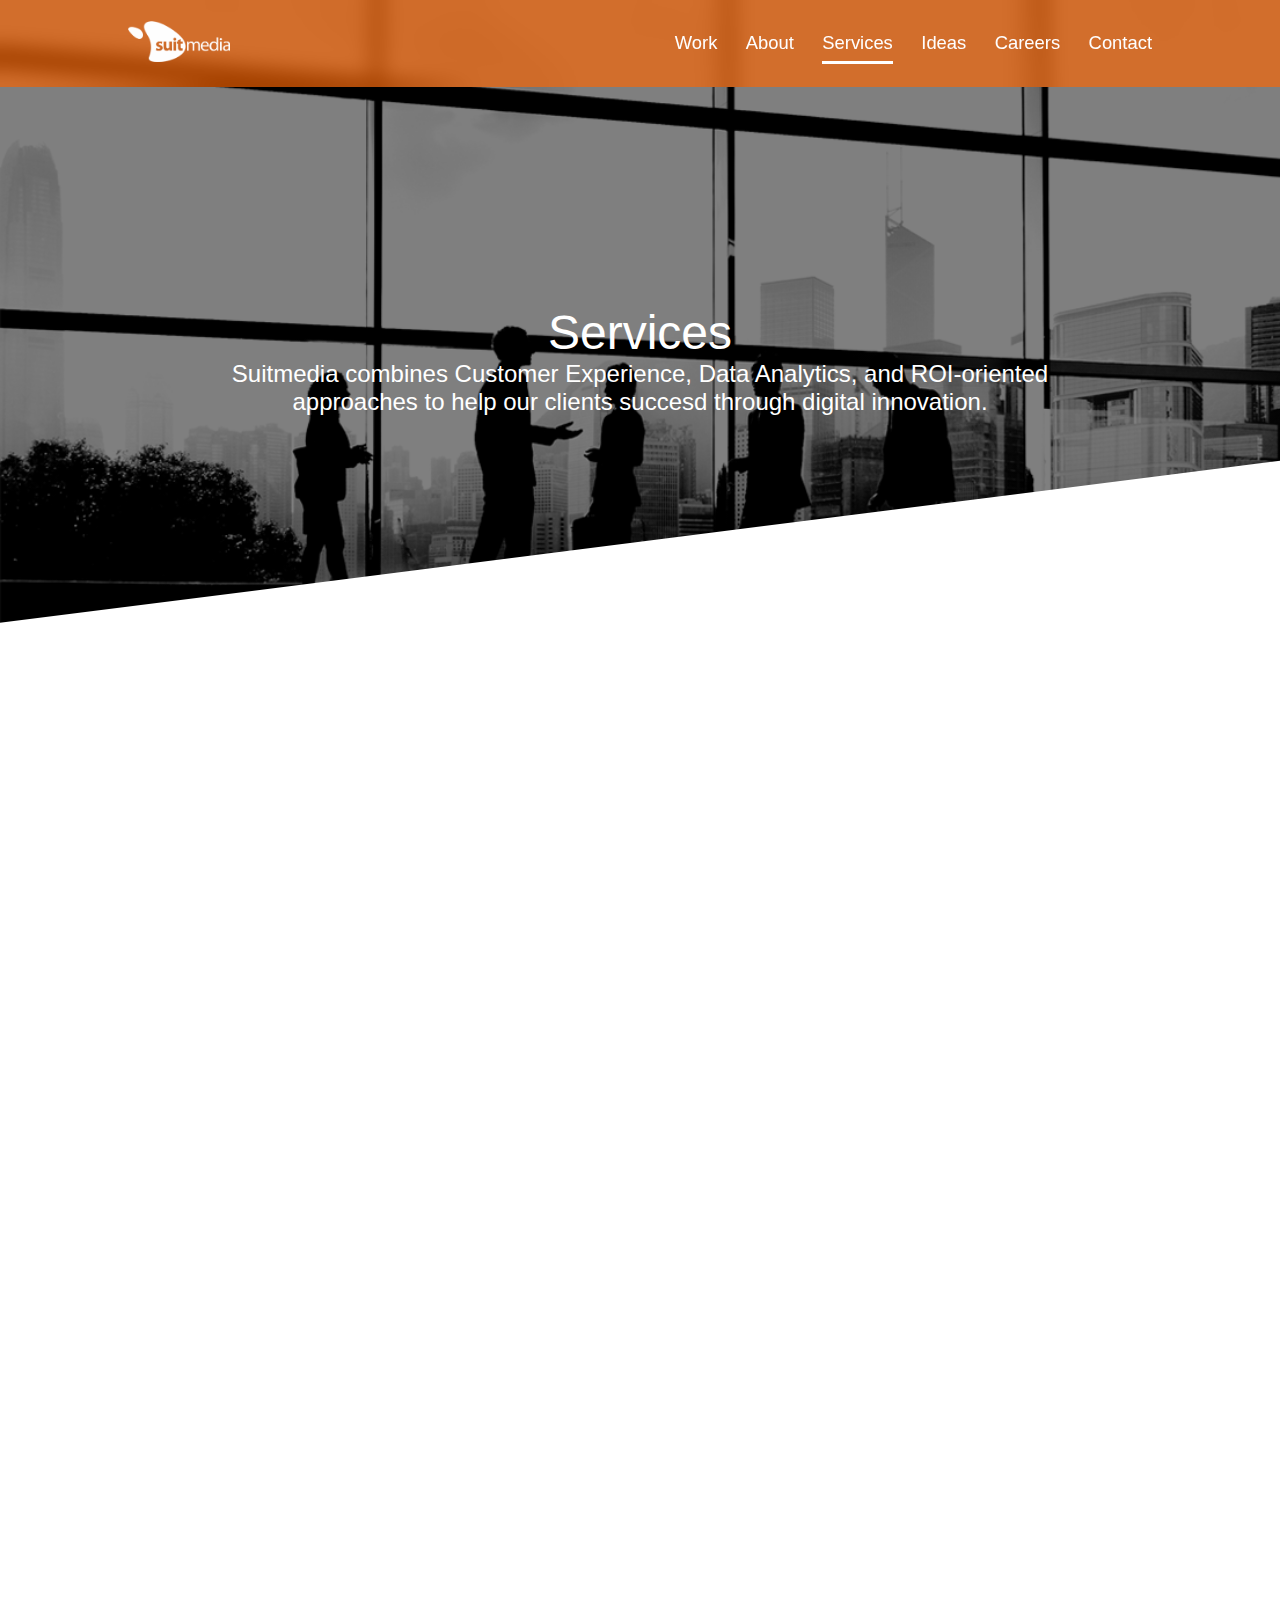
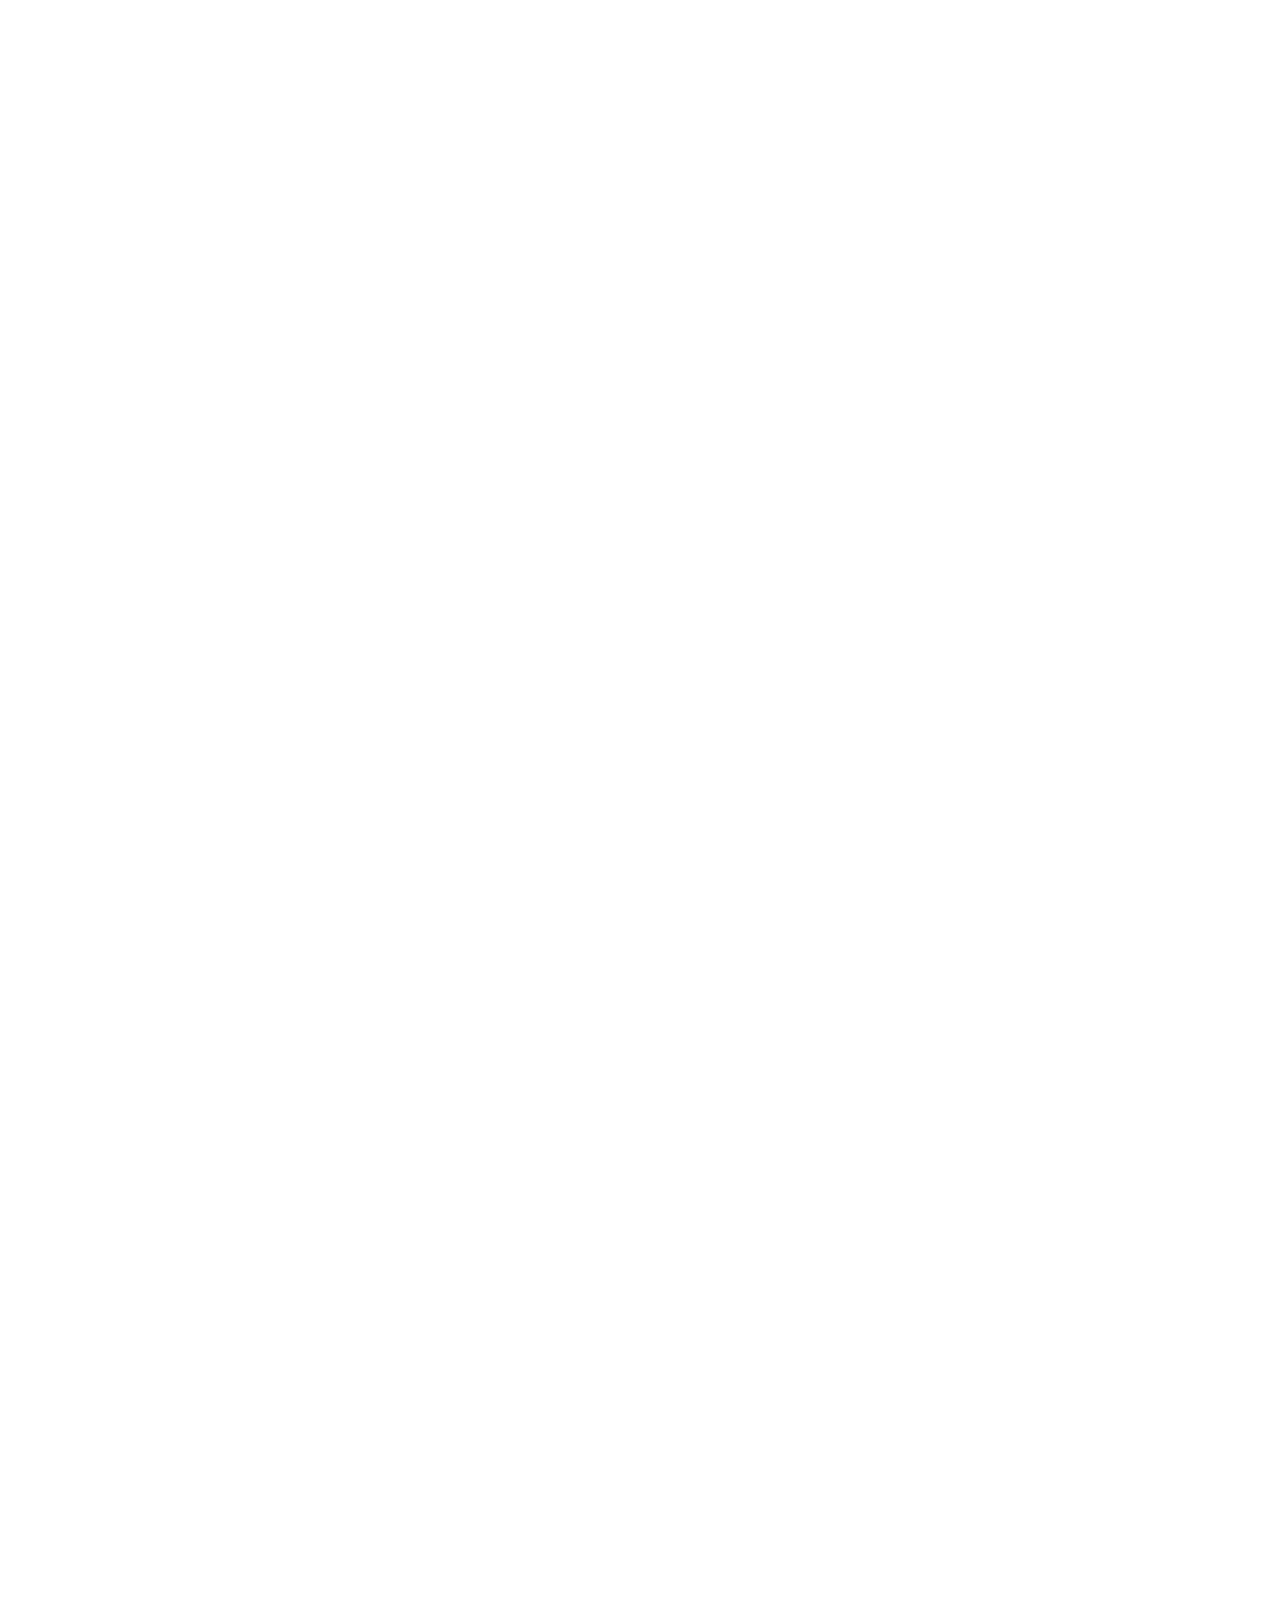
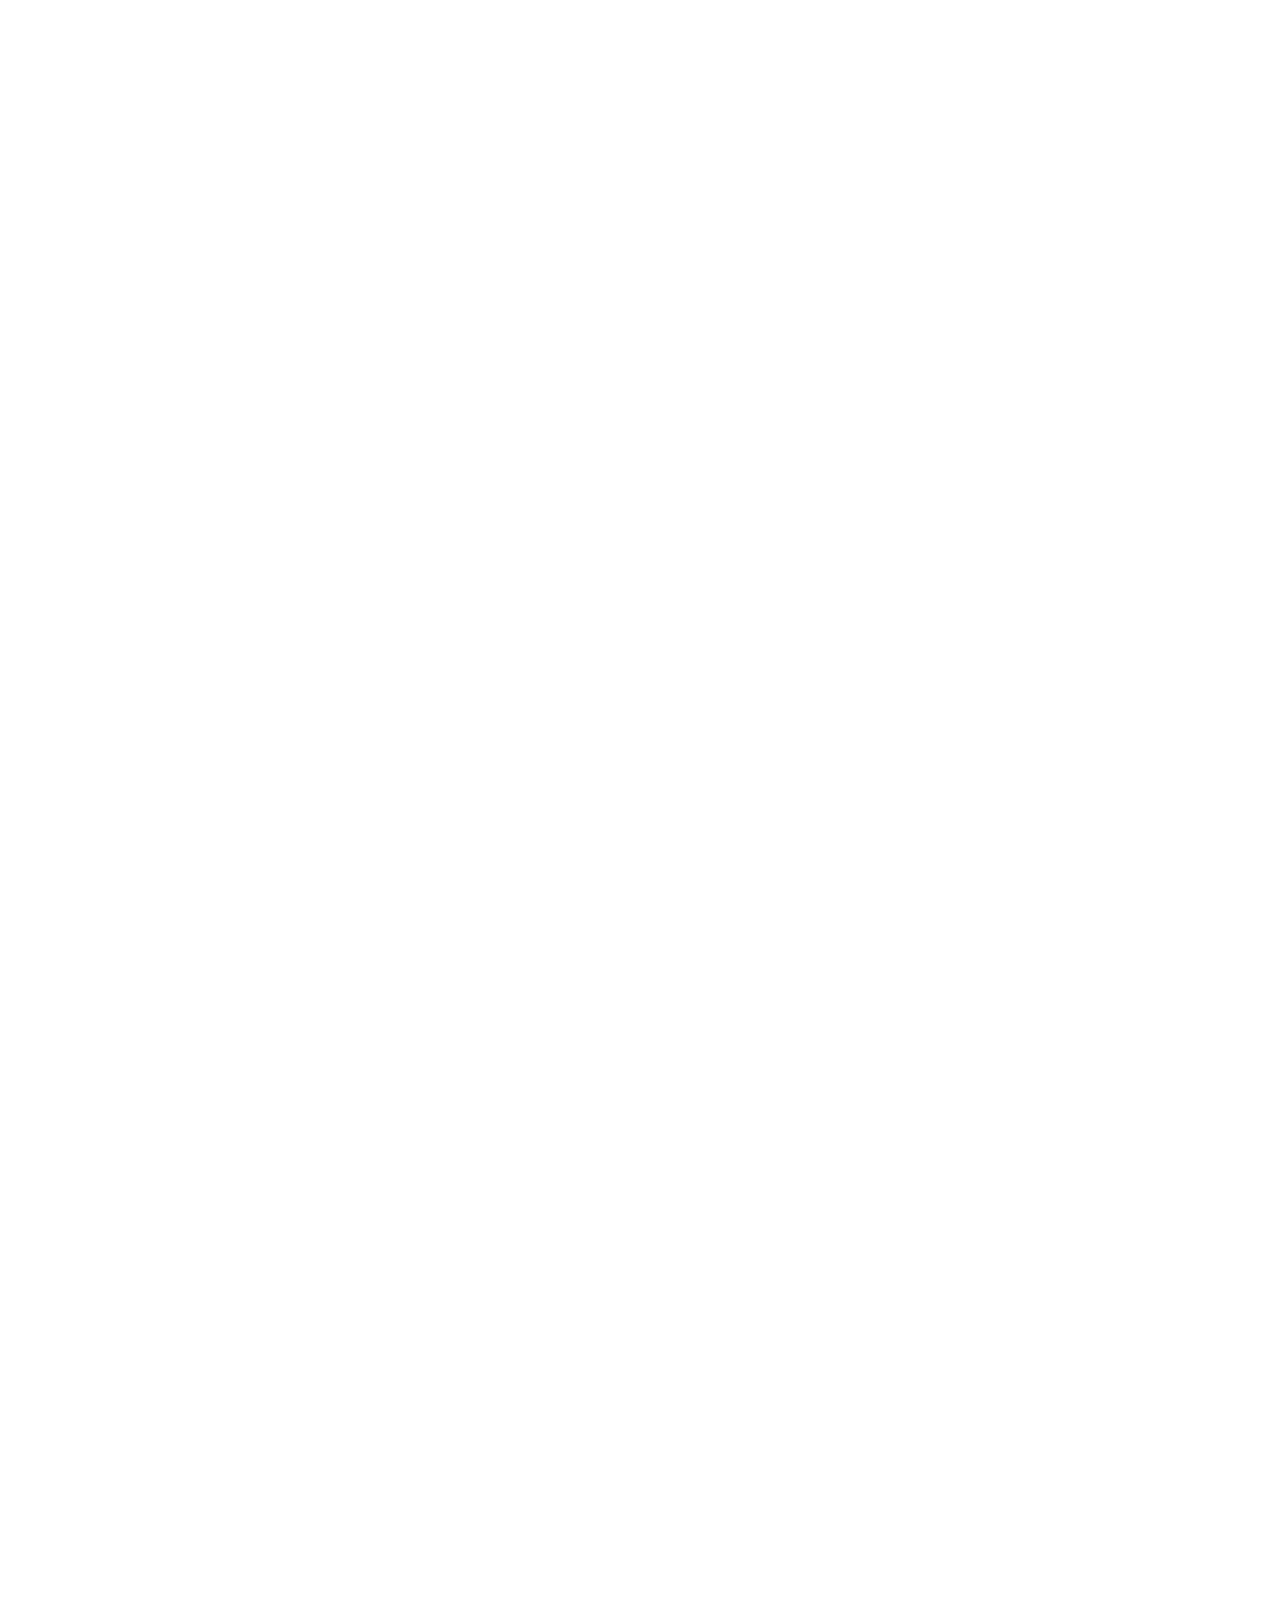
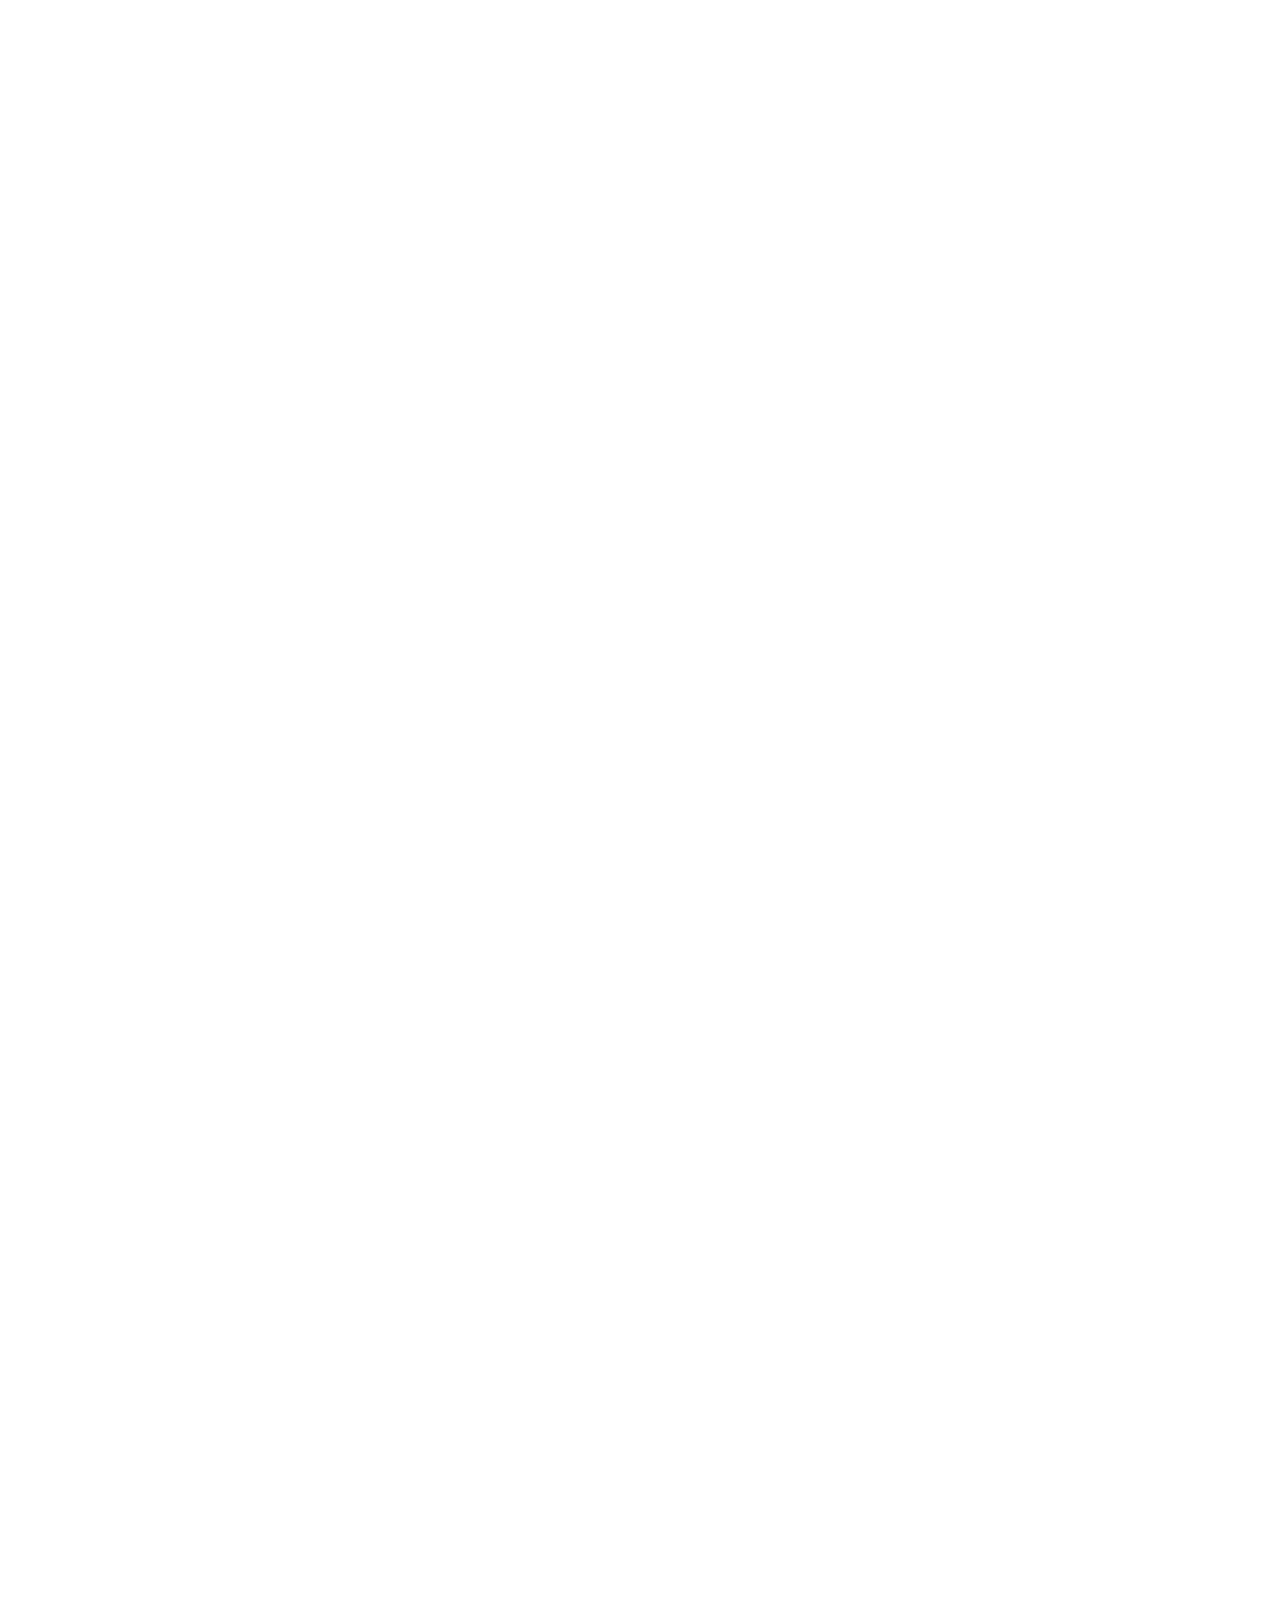
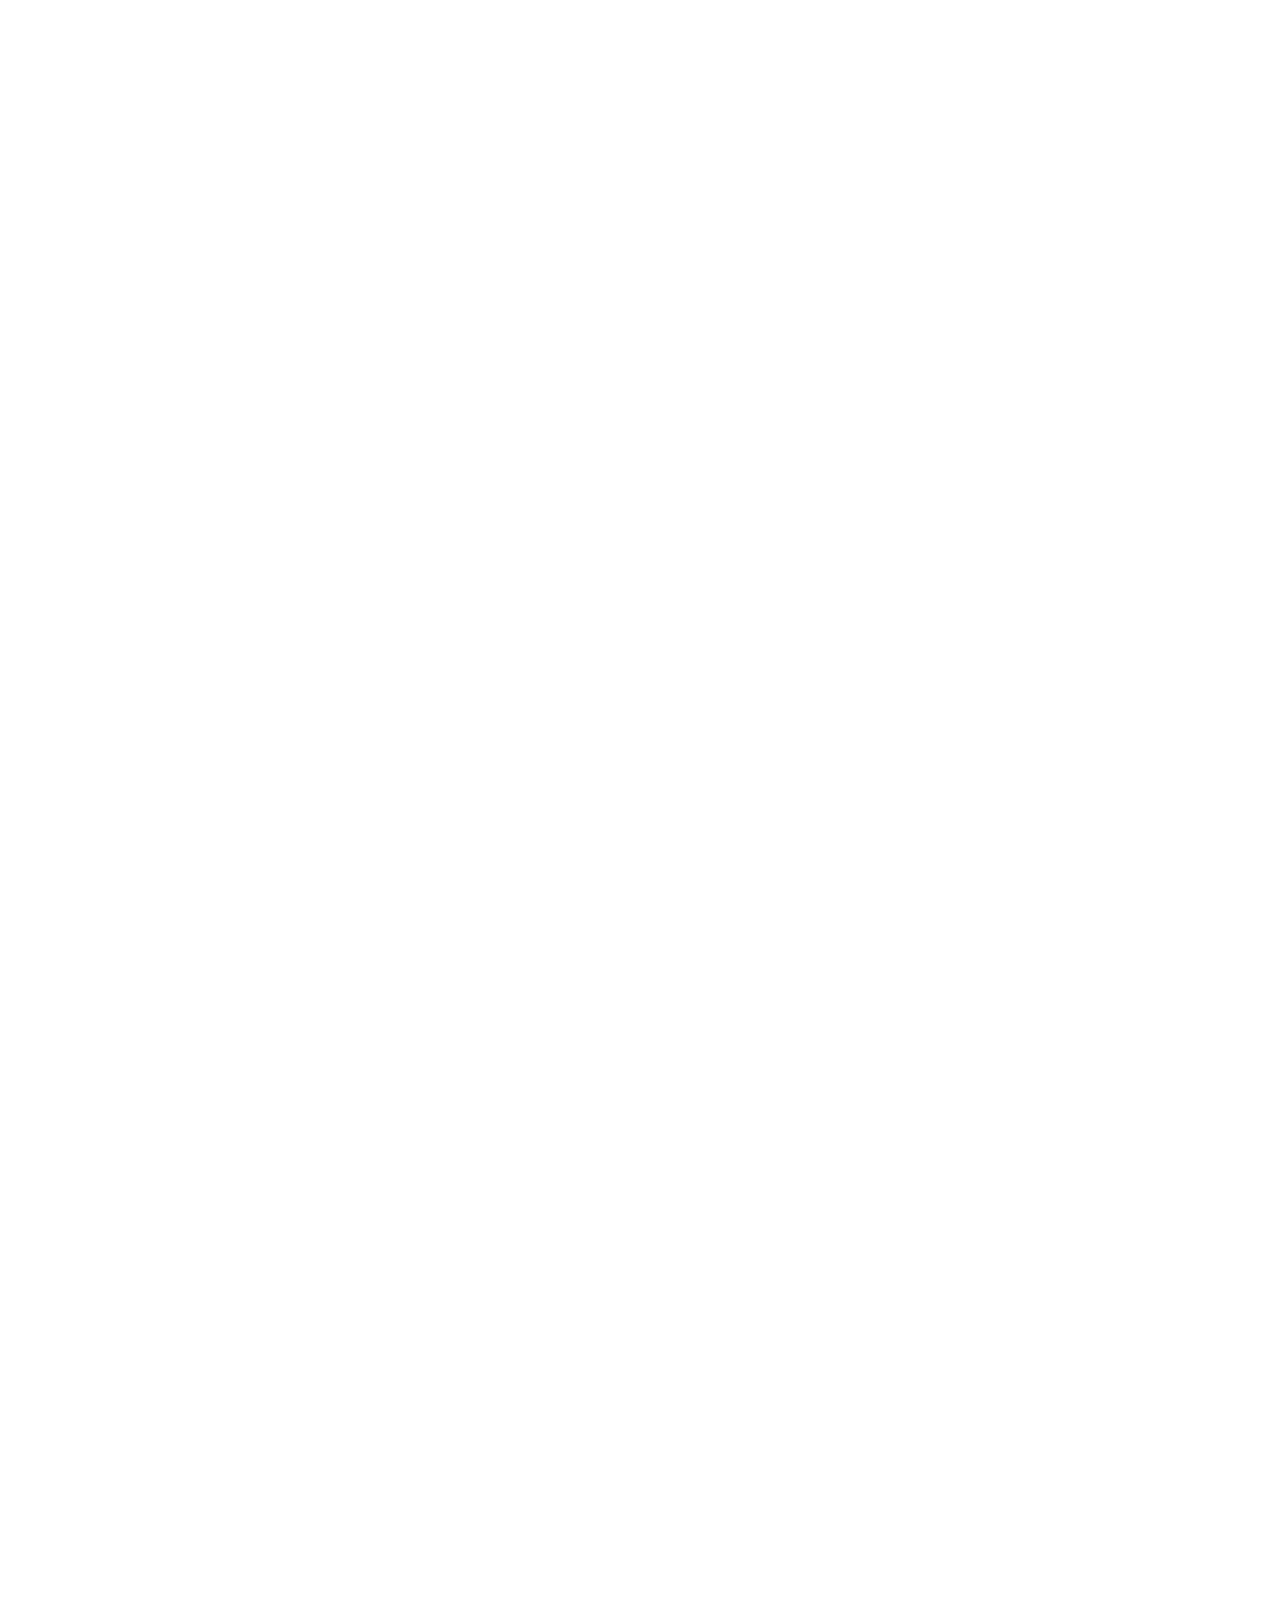
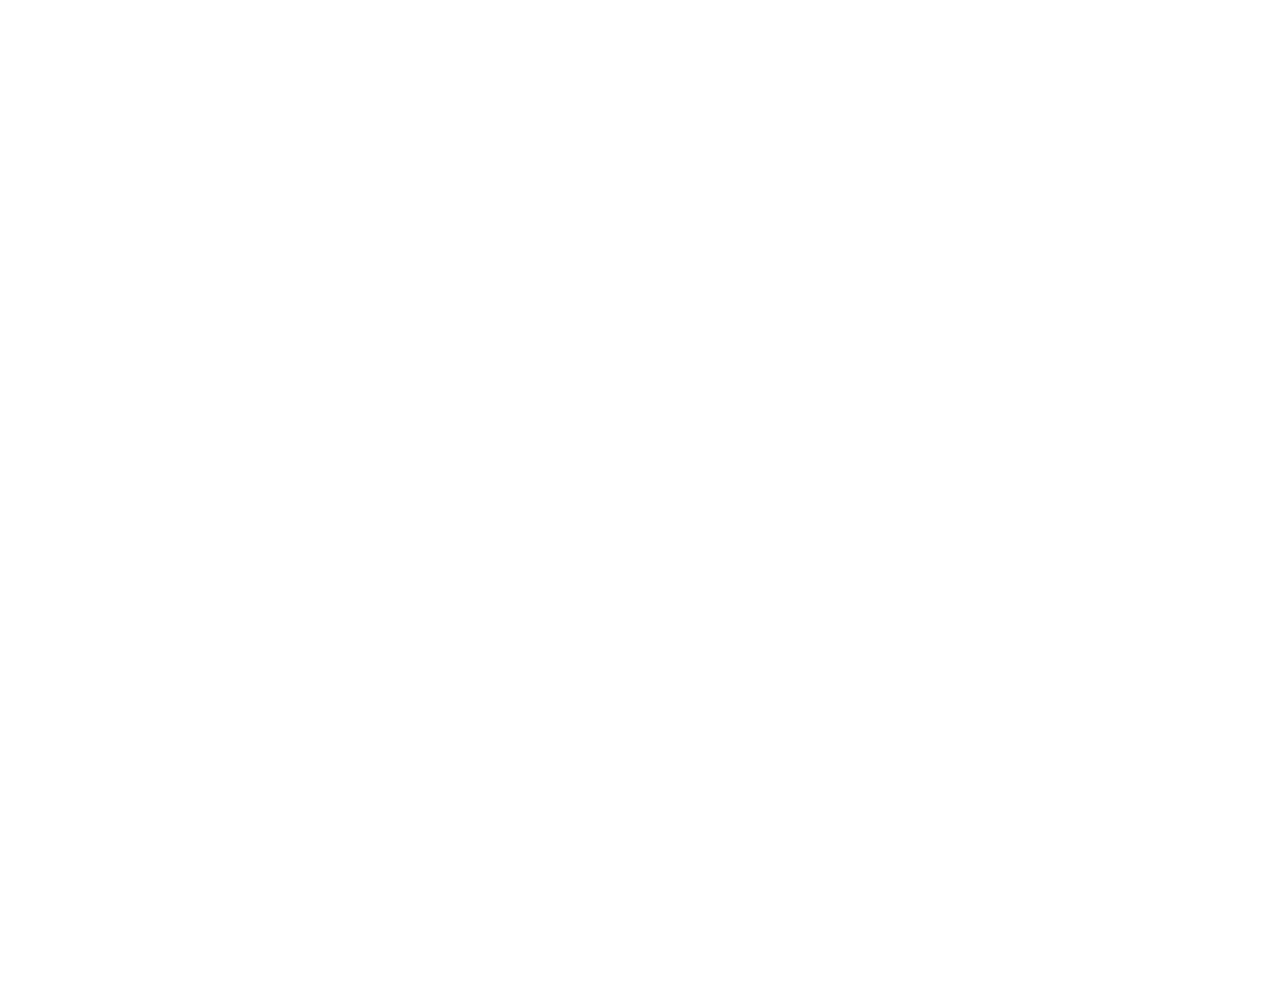
<file: services.html>
<!DOCTYPE html>
<html lang="en">
<head>
    <meta charset="UTF-8">
    <meta name="viewport" content="width=device-width, initial-scale=1.0">
    <title>Suitmedia</title>
    <link rel="stylesheet" href="./css/style.css">
    <link rel="stylesheet" href="./css/navbar.css">
    <link rel="stylesheet" href="./css/hero.css">
    <link href='https://unpkg.com/boxicons@2.1.4/css/boxicons.min.css' rel='stylesheet'>
    <style>
        body{
            height: 1000vh;
        }
        .hero-section{
            background-image: linear-gradient(rgba(0, 0, 0, 0.5), rgba(0, 0, 0, 0.5)), url(../assets/img/services.jpg);
        }
    </style>
</head>
<body>
    <header class="header">
        <a href="./index.html" class="logo"><img src="./assets/img/logo.png" alt="" loading="lazy"></a>

        <input type="checkbox" id="check">
        <label for="check" class="icons">
            <i class='bx bx-menu' id="menu-icon"></i>
            <i class='bx bx-x' id="close-icon"></i>
        </label>

        <nav class="navbar">
            <a href="./work.html" style="--i:0">Work</a>
            <a href="./about.html" style="--i:1">About</a>
            <a href="./services.html" style="--i:2" class="active">Services</a>
            <a href="./index.html" style="--i:3">Ideas</a>
            <a href="./careers.html" style="--i:4">Careers</a>
            <a href="./contact.html" style="--i:5">Contact</a>
        </nav>
    </header>
    <section class="hero-section">
        <div class="hero-content">
            <p>Services</p>
            <p>Suitmedia combines Customer Experience, Data Analytics, and ROI-oriented approaches to help our clients succesd through digital innovation.</p>
        </div>
    </section>
    <script src="./js/parallax.js"></script>
    <script src="./js/navbar.js"></script>
</body>
</html>
</file>
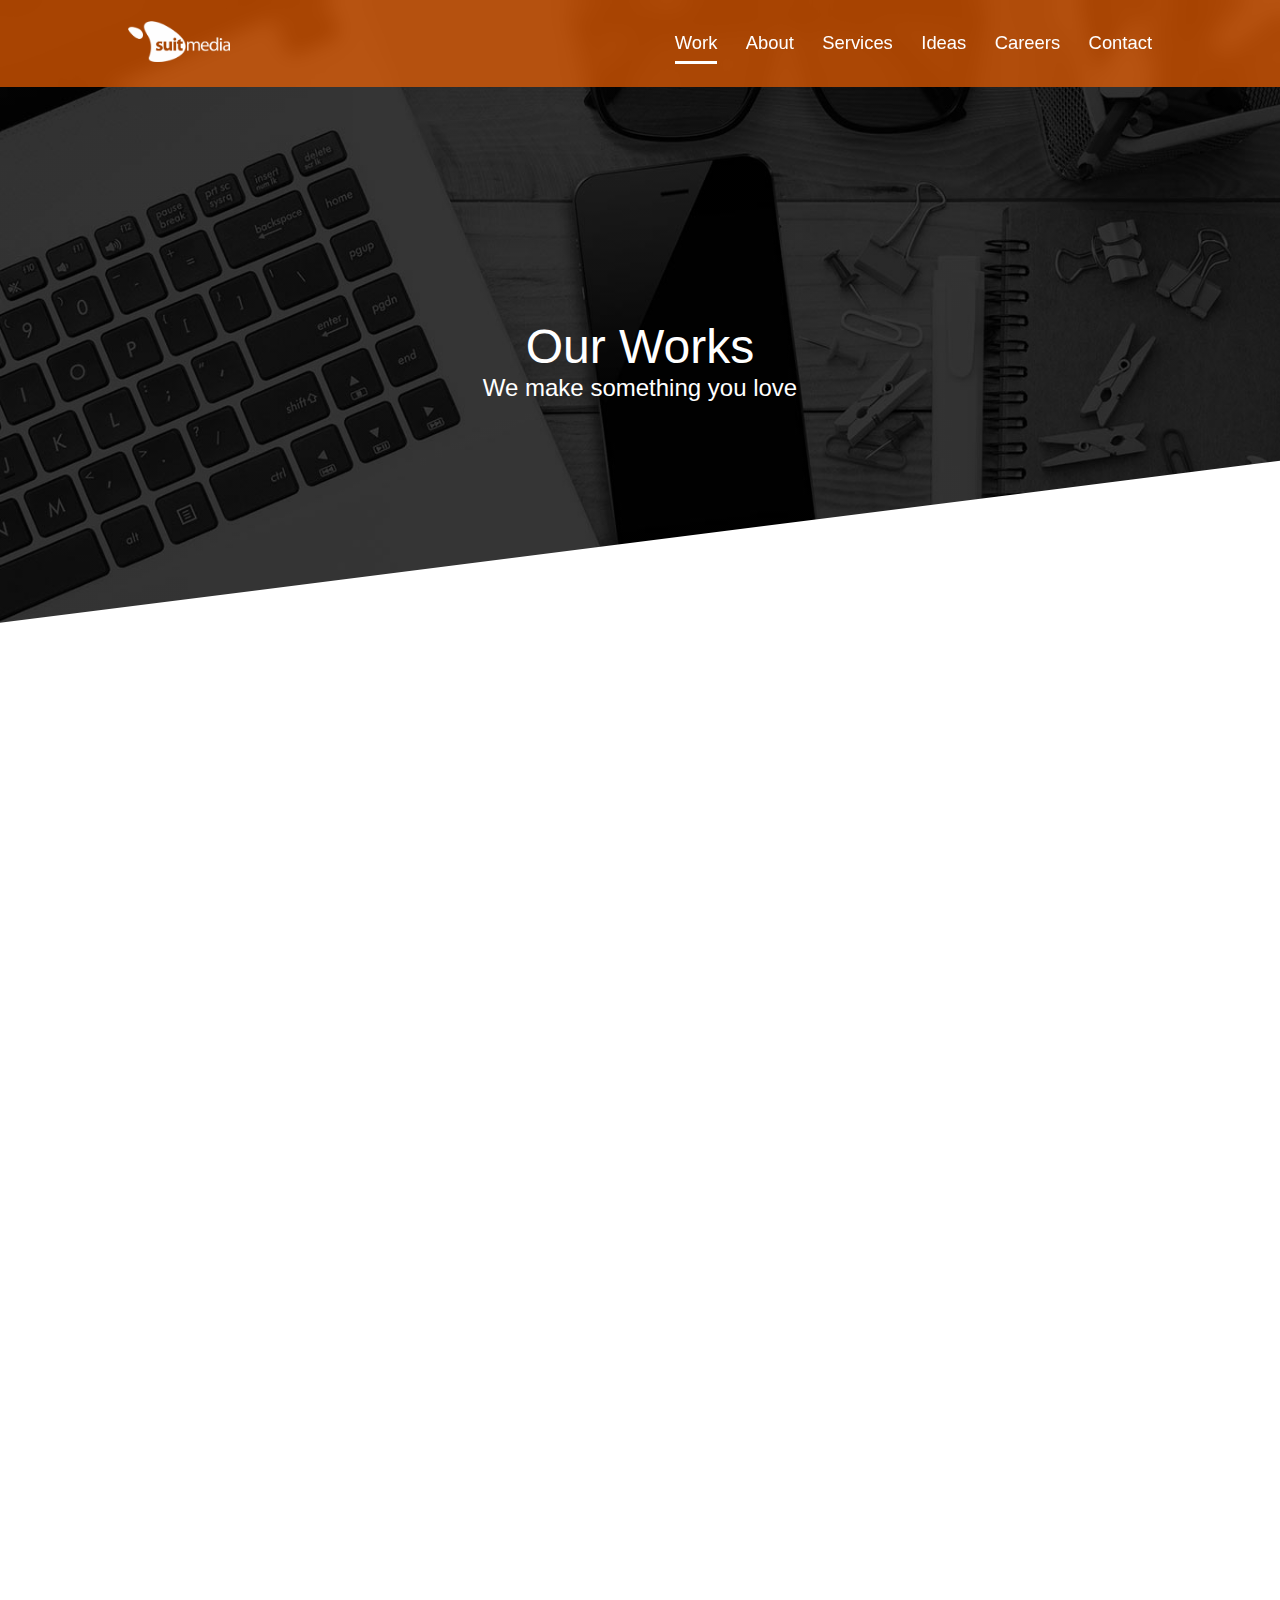
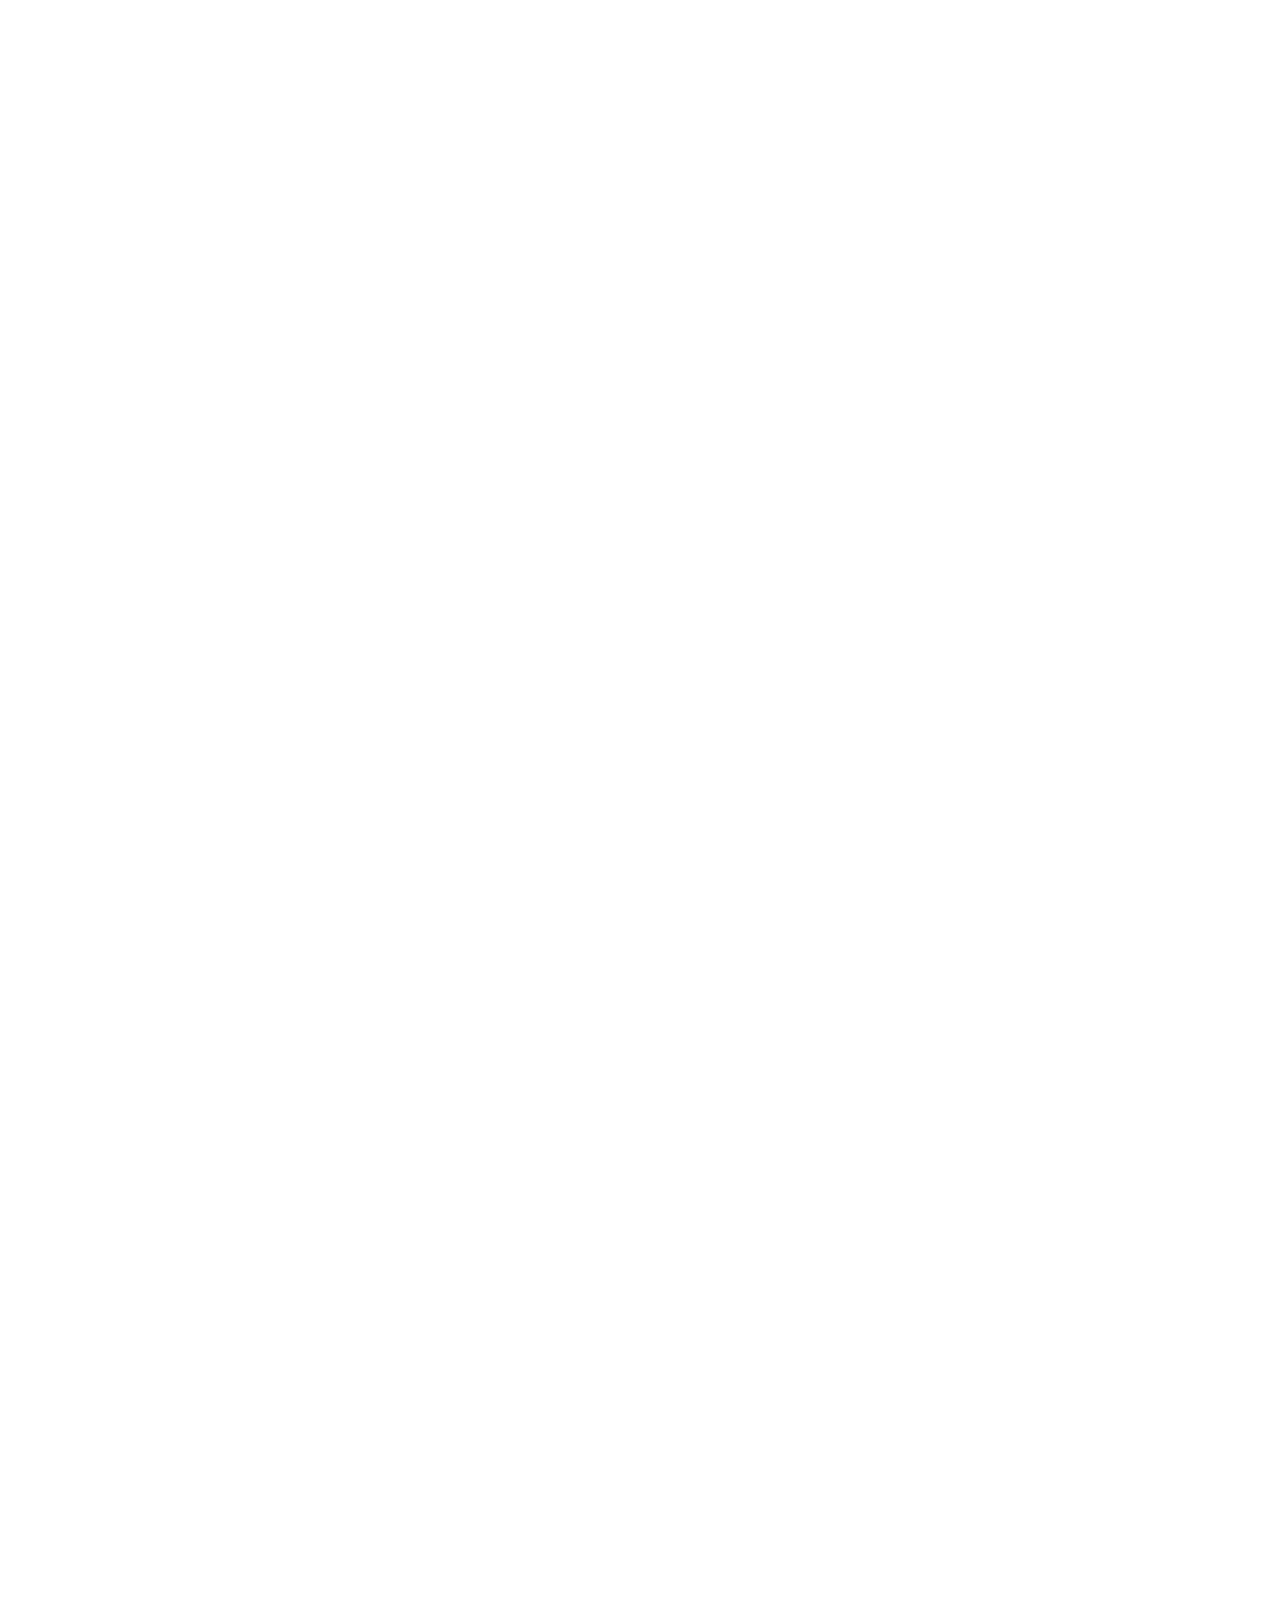
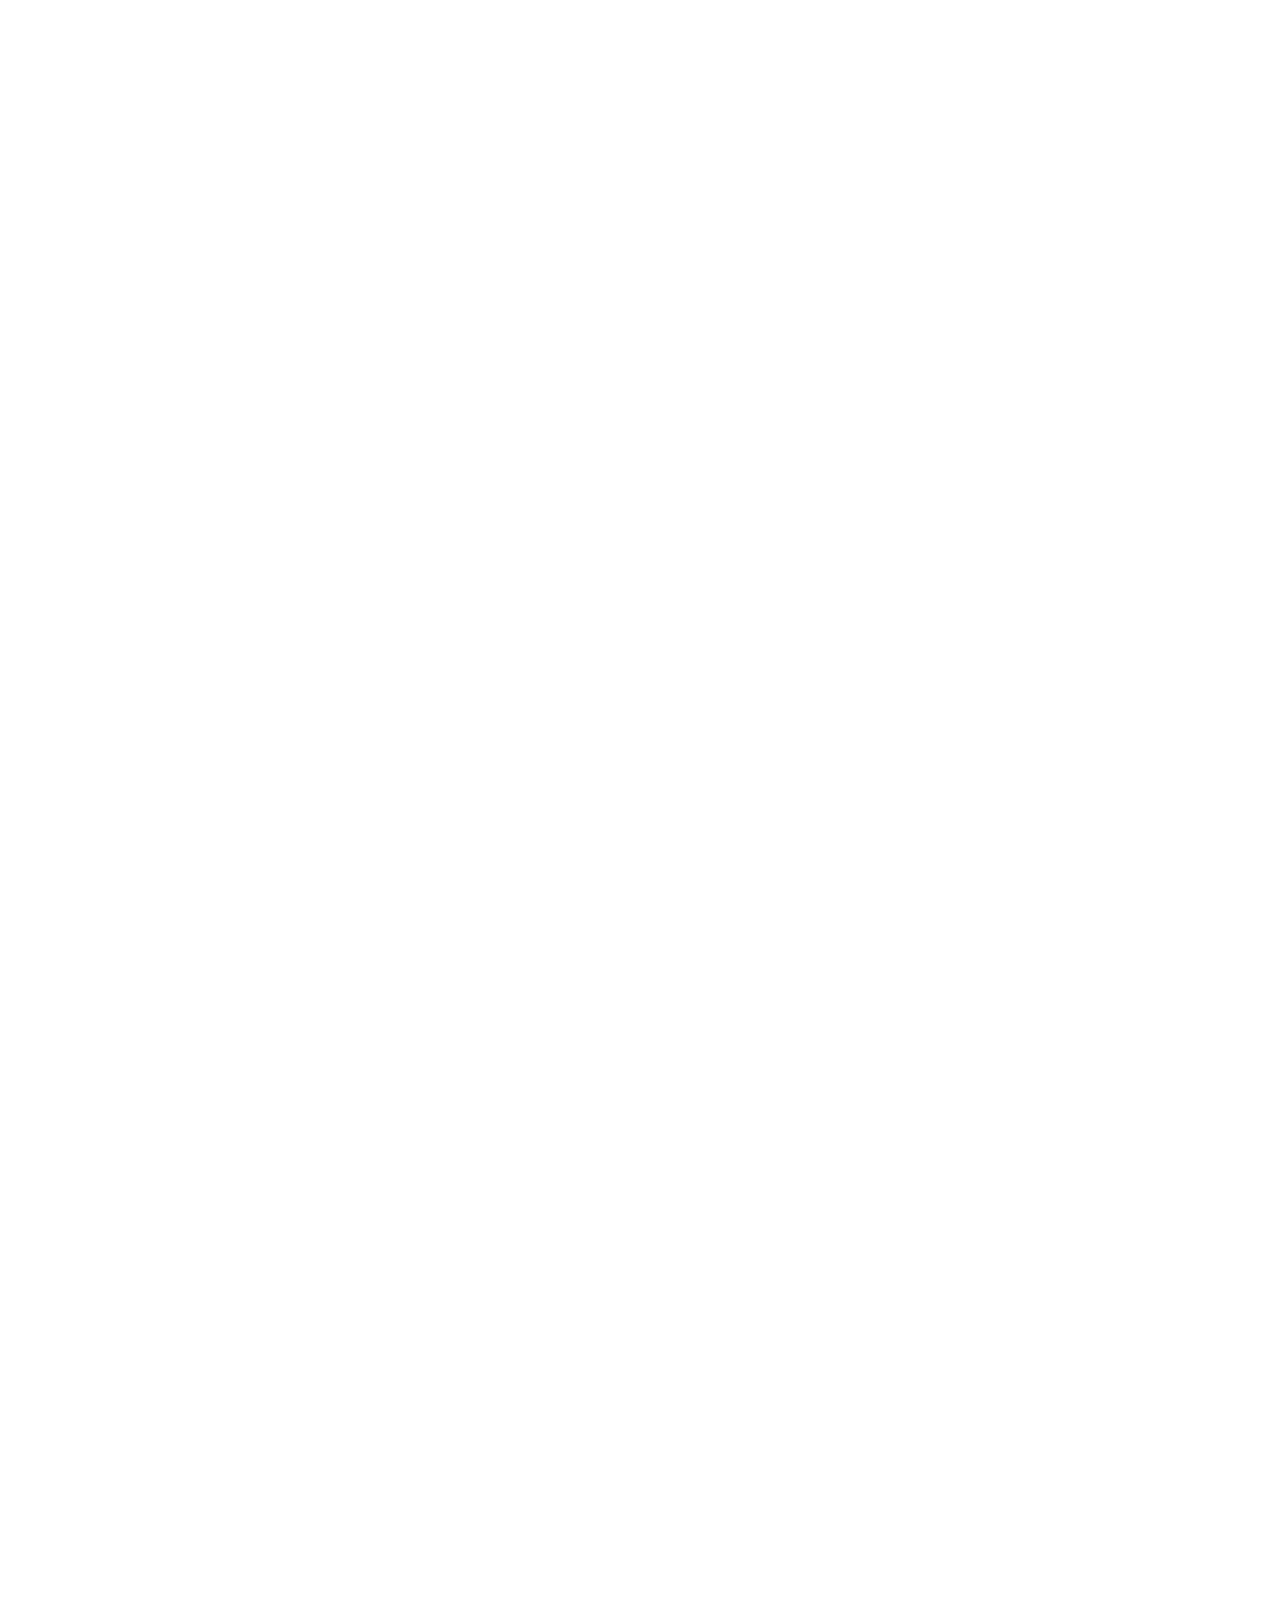
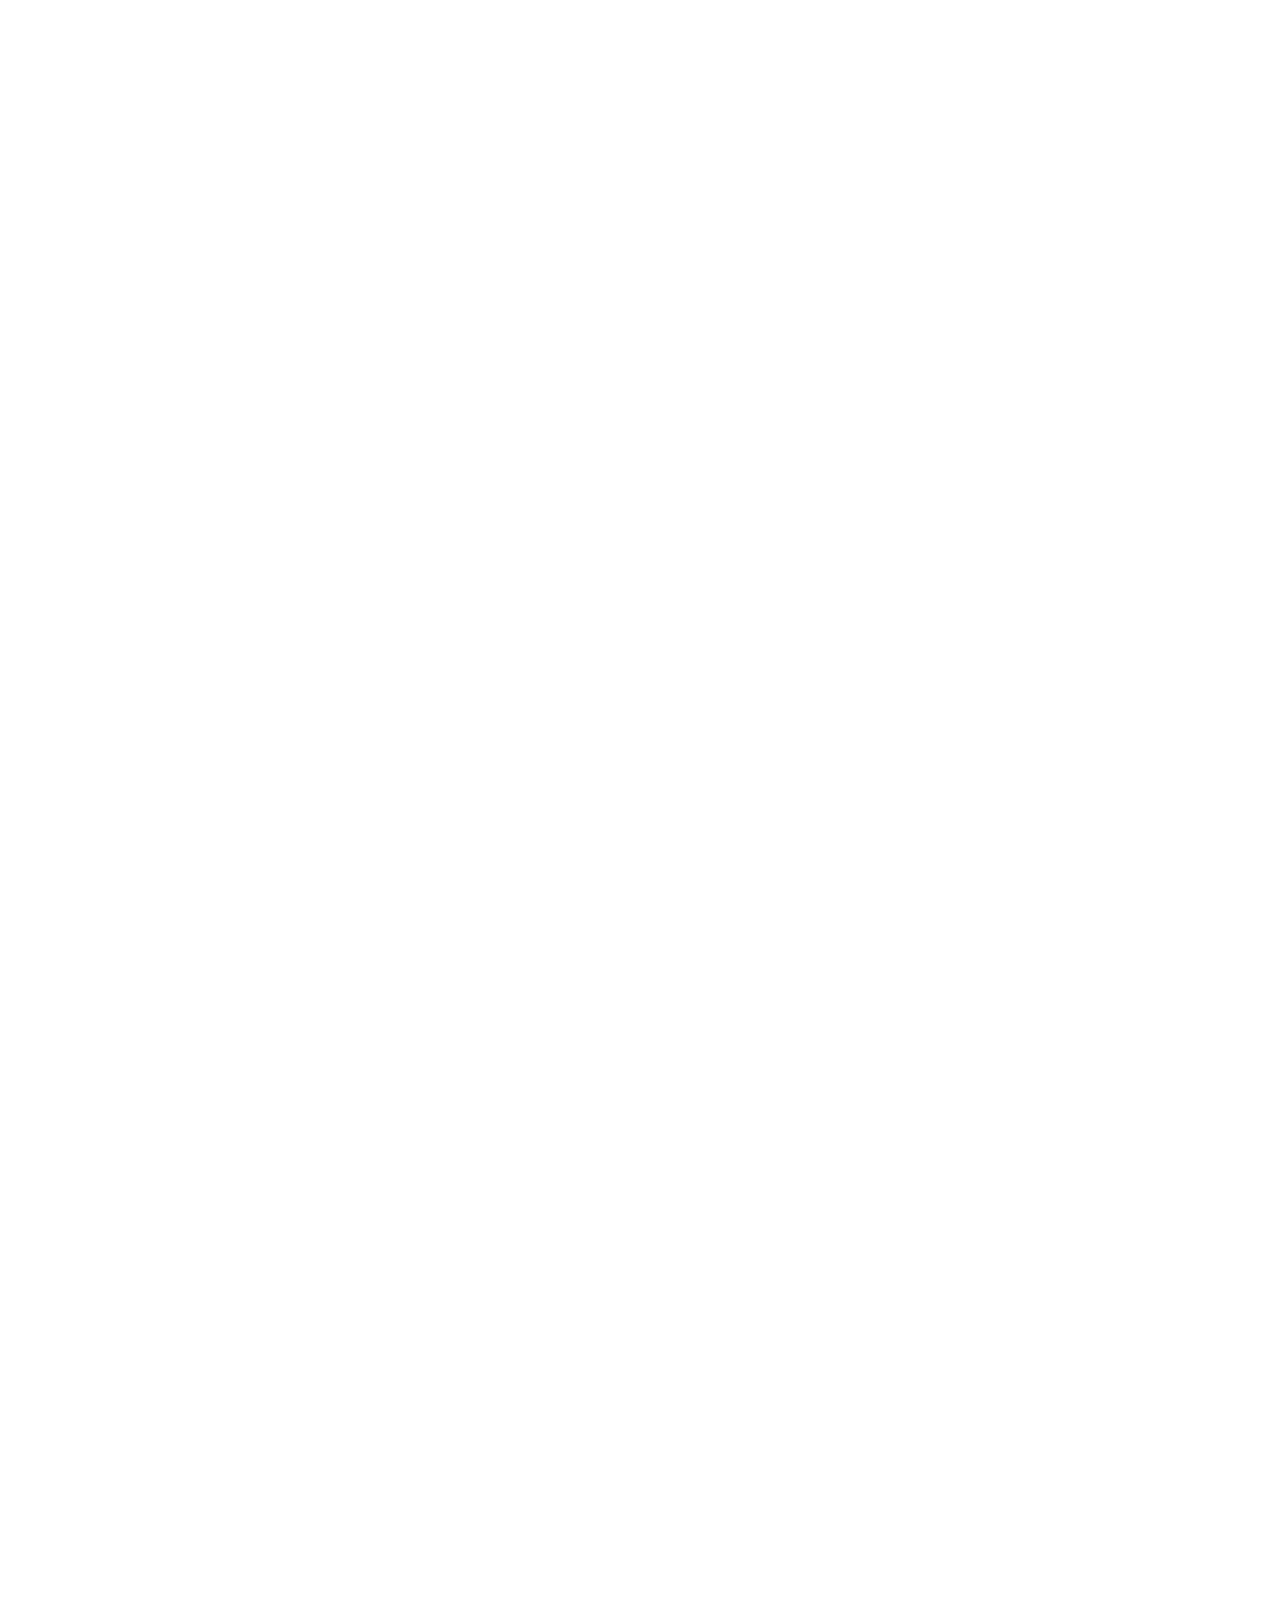
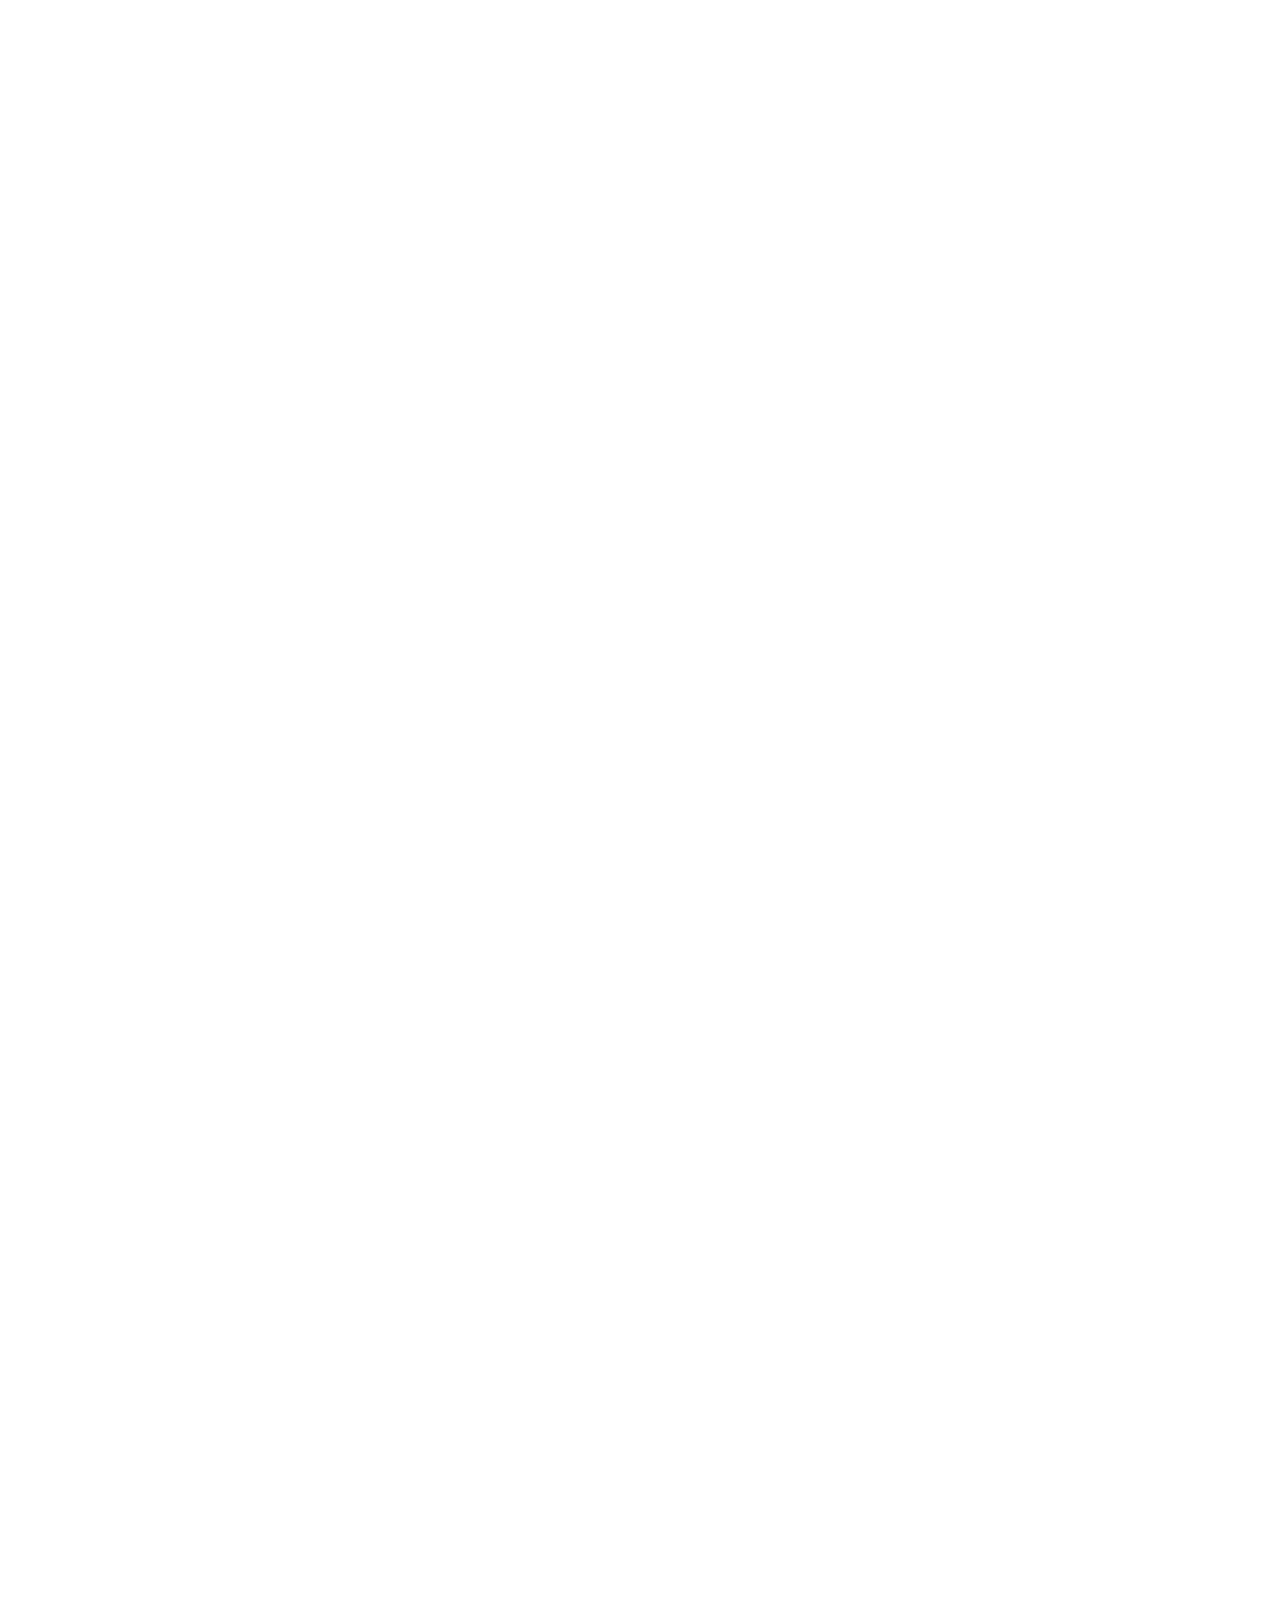
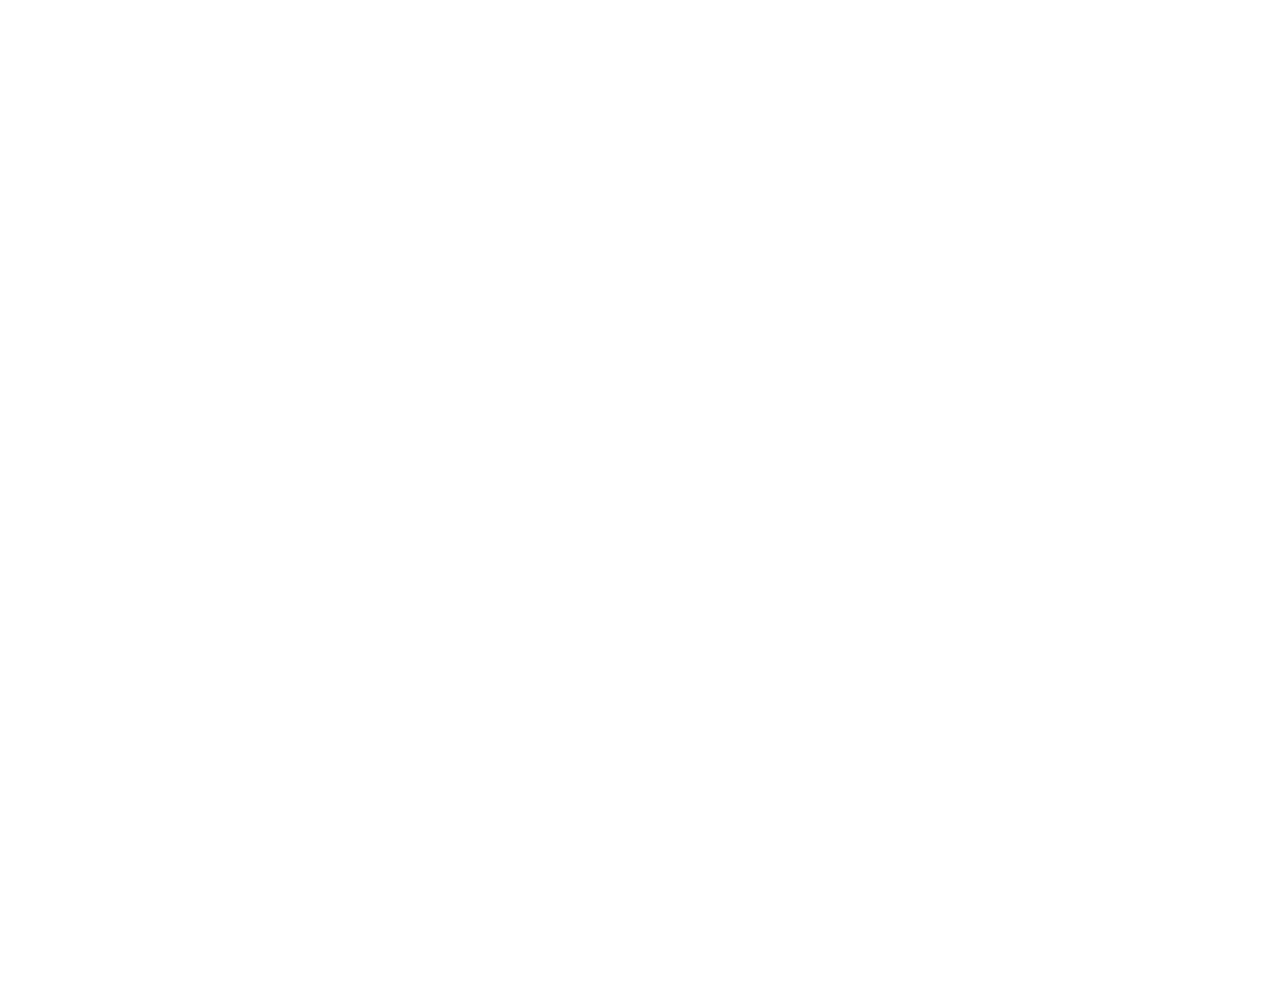
<file: work.html>
<!DOCTYPE html>
<html lang="en">
<head>
    <meta charset="UTF-8">
    <meta name="viewport" content="width=device-width, initial-scale=1.0">
    <title>Suitmedia</title>
    <link rel="stylesheet" href="./css/style.css">
    <link rel="stylesheet" href="./css/navbar.css">
    <link rel="stylesheet" href="./css/hero.css">
    <link href='https://unpkg.com/boxicons@2.1.4/css/boxicons.min.css' rel='stylesheet'>
    <style>
        body{
            height: 1000vh;
        }
        .hero-section{
            background-image: linear-gradient(rgba(0, 0, 0, 0.5), rgba(0, 0, 0, 0.5)), url(../assets/img/works.jpg);
        }
    </style>
</head>
<body>
    <header class="header">
        <a href="./index.html" class="logo"><img src="./assets/img/logo.png" alt="" loading="lazy"></a>

        <input type="checkbox" id="check">
        <label for="check" class="icons">
            <i class='bx bx-menu' id="menu-icon"></i>
            <i class='bx bx-x' id="close-icon"></i>
        </label>

        <nav class="navbar">
            <a href="./work.html" style="--i:0" class="active">Work</a>
            <a href="./about.html" style="--i:1">About</a>
            <a href="./services.html" style="--i:2">Services</a>
            <a href="./index.html" style="--i:3">Ideas</a>
            <a href="./careers.html" style="--i:4">Careers</a>
            <a href="./contact.html" style="--i:5">Contact</a>
        </nav>
    </header>
    <section class="hero-section">
        <div class="hero-content">
            <p>Our Works</p>
            <p>We make something you love</p>
        </div>
    </section>
    <script src="./js/parallax.js"></script>
    <script src="./js/navbar.js"></script>
</body>
</html>
</file>
<file: css/style.css>
*{
    margin: 0;
    padding: 0;
    box-sizing: border-box;
    font-family: Arial, Helvetica, sans-serif;
}

body{
    min-height: 100vh;
    background-size: cover;
    background-position: center;
    background-color: white;
}
</file>
<file: css/navbar.css>
.header{
    position: fixed;
    top: 0;
    left: 0;
    width: 100%;
    padding: 1.3rem 10%;
    background: rgba(255, 102, 0, 0.65);
    backdrop-filter: blur(10px);
    display: flex;
    justify-content: space-between;
    align-items: center;
    z-index: 100;
}

.logo img{
    width: 100%;
}

.logo{
    width: 10%;
}

.navbar a{
    position: relative;
    font-size: 1.15rem;
    color: white;
    text-decoration: none;
    font-weight: 500;
    margin-left: 1.5rem;
    padding: 0.5rem 0;
}

.navbar a::before {
    content: '';
    position: absolute;
    top: 100%;
    left: 0;
    width: 100%;
    height: 3px;
    background-color: white;
    display: none;
}

.navbar a:hover::before,
.navbar a.active::before {
    display: block;
}

#check {
    display: none;
}

.icons{
    position: absolute;
    right: 5%;
    font-size: 2.8rem;
    color: white;
    cursor: pointer;
    display: none;
}

/* =========================================break points========================================= */
@media (max-width: 992px){
    .header{
        padding: 1.3rem 5%;
    }
}

@media (max-width: 840px){

    .logo img{
        width: 100%;
    }
    
    .logo{
        width: 15%;
    }

    .icons{
        display: inline-flex;
    }

    #check:checked~.icons #menu-icon{
        display: none;
    }
    
    .icons #close-icon{
        display: none;
    }
    
    #check:checked~.icons #close-icon{
        display: block;
    }
    
    .navbar{
        position: absolute;
        top: 100%;
        left: 0;
        width: 100%;
        height: 0;
        background-color: #FF6600;
        opacity: 0.8;
        overflow: hidden; 
        transition: .3s ease;
    }
    
    #check:checked~.navbar{
        height: 18rem;   
    }
    
    .navbar a{
        display: block;
        font-size: 1rem;
        margin: 0.5rem 0;
        text-align: center;
        transform: translateY(-50px);
        opacity: 0;
        transition: .3s ease;
    }

    .navbar a::before {
        content: '';
        position: absolute;
        top: 100%;
        left: 40%;
        width: 20%;
        height: 2px;
        background-color: white;
        display: none;
    }

    #check:checked~.navbar a{
        transform: translateY(0);
        opacity: 1;
        transition-delay: calc(.05s* var(--i));
    }
    
}
</file>
<file: css/hero.css>
.hero-section{
    position: relative;
    width: 100%;
    height: 80vh;
    overflow: hidden;
    display: flex;
    justify-content: center;
    align-items: center;
    background-image: linear-gradient(rgba(0, 0, 0, 0.5), rgba(0, 0, 0, 0.5)), url(../assets/img/heroIdeas.jpg);
    background-size: cover;
}

.hero-section::before {
    content: '';
    position: absolute;
    bottom: 0;
    left: 0;
    width: 100%;
    height: 40%;
    background: white;
    clip-path: polygon(100% 10%, -60% 100%, 100% 100%);
    will-change: transform;
    transform: translateZ(0);
}

.hero-content {
    position: relative;
    max-width: 900px;
    text-align: center;
    z-index: 1;
}

.hero-section p:first-child {
    margin: 0;
    padding: 0;
    color: white;
    font-size: 3em;
}

.hero-section p {
    color: white;
    font-size: 1.5em;
}
</file>
<file: css/card.css>
/* =========================================Card Bar========================================= */
.card-bar{
    width: 100%;
    padding: 1.3rem 10%;
    display: flex;
    justify-content: space-between;
    align-items: center;
}

.card-bar-input{
    display: flex;
    align-items: center;
}

.card-bar-input-group{
    display: flex;
    align-items: center;
    margin-left: 1.5rem;
}

.select-container{
    display: flex;
    align-items: center;
    position: relative;
    min-width: 3rem;
    height: 1.5rem;
    margin-left: 0.5rem;
}

.select-card{
    border: #e3e3e3 1.5px solid;
    border-radius: 1.2rem;
    appearance: none;
    padding: 0.7rem;
    padding-right: 2rem;
    width: 8rem;
    background-color: white;
}

.select-container .search-bar-icons{
    width: 0.5rem;
    height: 100%;
    padding-right: 1rem;
    font-size: 15px;
    position: absolute;
    right: 0;
    display: flex;
    align-items: center;
    justify-content: center;
    color: #696969;
}

/* =========================================Card Main========================================= */

.card-container{
    display: flex;
    gap: 20px;
    flex-wrap: wrap;
    padding: 1.3rem 5%;
    justify-content: center;
}

.card{
    flex-basis: 240px;
    background-color: white;
    border-radius: 1rem;
    box-shadow: 1px 2px 10px rgba(0, 0, 0, 0.1);
}

.card img{
    width: 100%;
    height: 60%;
    object-fit: cover;
    border-radius: 0.5rem 0.5rem 0 0;
}

.card-content{
    padding: 0 1rem;
}

.card-content h3{
    margin-bottom: 1rem;
    font-size: 0.94rem;
    display: -webkit-box;
    -webkit-line-clamp: 3;
    -webkit-box-orient: vertical;
    overflow: hidden;
}

.card-content p{
    margin-top: 1rem;
    color: #666;
    font-size: 0.7rem;
}


/* =========================================Card Pagination========================================= */

.button,
.links,
span {
    display: flex;
    justify-content: center;
    align-items: center;
}

.card-pagination{
    width: 100%;
    padding: 3rem 10% 10rem;
    display: flex;
    justify-content: center;
    align-items: center;
}

.button{
    border: none;
}

.button,
span{
    height: 2rem;
    width: 2rem;
    font-size: 1rem;
    color: black;
    background-color: white;
    border-radius: 0.5rem;
}

span{
    text-decoration: none;
}

.button:hover,
span:hover{
    color: white;
    background: #FF6600;
    cursor: pointer;
}

span.active{
    color: white;
    background: #FF6600;
}

button:disabled{
    color: #b3b3b3;
    pointer-events: none;
}


/* =========================================break points========================================= */
@media (max-width: 992px){
    .card-bar{
        padding: 1.3rem 5%;
    }
}

@media (max-width: 840px){
    .card-bar{
        font-size: 0.8rem;
    }
    
    .select-container{
        min-width: 1rem;
        height: 0.5rem;
        margin-left: 0.5rem;
    }
    
    .select-card{
        font-size: 0.8rem;
        border-radius: 1.2rem;
        padding: 0.5rem;
        padding-right: 2rem;
        width: 100%;
    }
    
    .select-container .search-bar-icons{
        font-size: 10px;
    }
}
</file>
